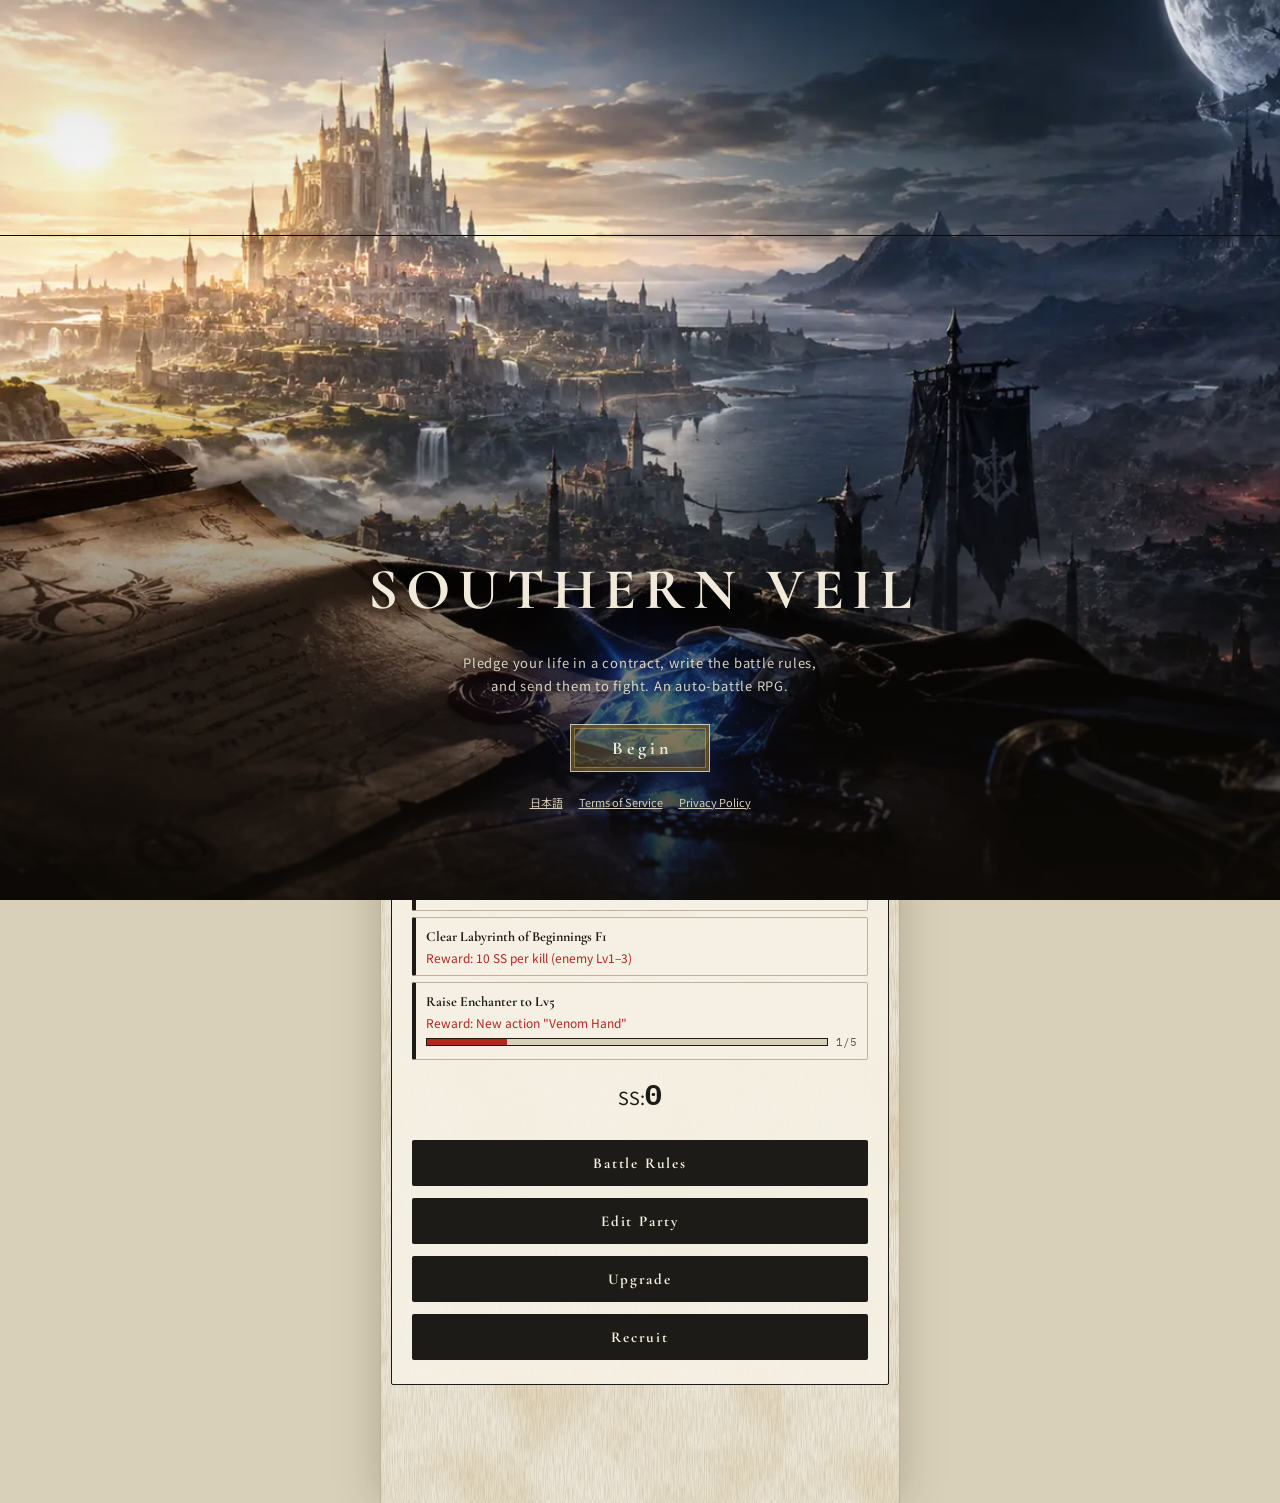
<file: index.html>
<!DOCTYPE html>
<html lang="ja">
<head>
    <meta charset="UTF-8">
    <meta name="viewport" content="width=device-width, initial-scale=1.0">
    <title>サザン・ヴェイル</title>
    <meta name="description" content="命を担保に契約し、ルールを組んで戦わせる。自動戦闘の育成RPG。">
    <meta name="theme-color" content="#ece6d8">
    <meta property="og:title" content="サザン・ヴェイル">
    <meta property="og:description" content="命を担保に契約し、ルールを組んで戦わせる。自動戦闘の育成RPG。">
    <meta property="og:type" content="website">
    <meta name="twitter:card" content="summary_large_image">
    <meta property="og:image" content="https://southernveil.github.io/img/ogp.jpg">
    <meta property="og:url" content="https://southernveil.github.io/">
    <link rel="icon" href="favicon.svg" type="image/svg+xml">
    <link rel="preconnect" href="https://fonts.googleapis.com">
    <link href="https://fonts.googleapis.com/css2?family=Zen+Old+Mincho:wght@500;700;900&family=Cormorant+Garamond:wght@600;700&family=IBM+Plex+Mono:wght@400;500&family=Noto+Sans+JP:wght@400;500;700&display=swap" rel="stylesheet">
    <link rel="stylesheet" href="css/main.css?v=P9.26.1">
    <link rel="stylesheet" href="css/theme.css?v=P9.26.1">
    <link rel="stylesheet" href="css/fx.css?v=P9.26.1">
</head>
<body>
<!-- 起動時のタイトル（接続が終わると消える。操作の邪魔はしない） -->
<div id="boot-splash" class="boot-splash" aria-hidden="true">
    <img src="img/bg/top-sm.webp" srcset="img/bg/top-sm.webp 800w, img/bg/top.webp 1600w" sizes="100vw" alt="" decoding="async" fetchpriority="high">
    <div class="boot-title"><b>サザン・ヴェイル</b><span class="boot-sub" data-no-i18n>SOUTHERN VEIL</span><small class="boot-status">読み込み中…</small></div>
</div>
<!-- 共通ヘッダー -->
<header class="app-header panel">
    <div class="app-header-row">
        <div class="app-brand" onclick="showScreen('home')" style="cursor:pointer;">サザン・ヴェイル</div>
        <div class="resource-badge" id="resource-badge" title="SS（統合リソース）">
            <span class="resource-label">SS</span>
            <span class="resource-value" id="resource-value">0</span>
        </div>
        <button type="button" class="cloud-chip" id="cloud-chip" onclick="cloudOpenPanel()">☁ 接続中</button>
        <button type="button" class="icon-btn chat-btn" id="chat-btn" onclick="chatOpen()" aria-label="お知らせ・チャット" title="お知らせ・チャット">
            <svg width="22" height="22" viewBox="0 0 24 24" fill="none" stroke="currentColor" stroke-width="1.8" stroke-linecap="round" stroke-linejoin="round" aria-hidden="true"><path d="M4 5h16v11H9l-5 4z"/><path d="M8 9.5h8M8 12.5h5"/></svg>
            <span class="chat-dot" aria-hidden="true"></span>
        </button>
        <button type="button" class="icon-btn" id="settings-btn" onclick="openSettings()" aria-label="設定" title="設定">
            <svg width="22" height="22" viewBox="0 0 24 24" fill="none" stroke="currentColor" stroke-width="1.8" stroke-linecap="round" stroke-linejoin="round" aria-hidden="true"><circle cx="12" cy="12" r="3.2"/><path d="M12 2.8v2.4M12 18.8v2.4M2.8 12h2.4M18.8 12h2.4M5.5 5.5l1.7 1.7M16.8 16.8l1.7 1.7M5.5 18.5l1.7-1.7M16.8 7.2l1.7-1.7"/></svg>
        </button>
    </div>
    <nav class="app-nav" id="app-nav">
        <button type="button" class="nav-btn active" data-screen="home" onclick="showScreen('home')">拠点</button>
        <button type="button" class="nav-btn" data-screen="expedition" onclick="showScreen('expedition')">遠征</button>
        <button type="button" class="nav-btn" data-screen="arena" onclick="showScreen('arena')">闘技場</button>
        <button type="button" class="nav-btn" data-screen="sortie" onclick="showScreen('sortie')">ルール編集</button>
        <button type="button" class="nav-btn" data-screen="yard" onclick="showScreen('yard')">編成</button>
        <button type="button" class="nav-btn" data-screen="enhance" onclick="showScreen('enhance')">強化</button>
        <button type="button" class="nav-btn" data-screen="recruit" onclick="showScreen('recruit')">募集</button>
    </nav>
    <div class="app-header-tools" id="app-header-tools">
        <span id="dev-ss-panel" style="display:none; align-items:center; gap:6px; flex-wrap:wrap; margin-left:8px; padding:4px 8px; border:1px dashed #b3261e; border-radius:6px;">
            <span style="color:#b3261e; font-size:12px; font-weight:700;">DEV SS</span>
            <input type="number" id="dev-ss-input" value="10000" min="1" step="1" style="width:7em; font-size:12px;">
            <button type="button" class="btn btn-sm btn-blue" onclick="devAddSsFromInput()">追加</button>
            <button type="button" class="btn btn-sm" onclick="devAddSs(100)">+100</button>
            <button type="button" class="btn btn-sm" onclick="devAddSs(1000)">+1k</button>
            <button type="button" class="btn btn-sm" onclick="devAddSs(10000)">+10k</button>
            <button type="button" class="btn btn-sm" onclick="devSetSsFromInput()" title="所持SSを入力値に設定">設定</button>
            <button type="button" class="btn btn-sm" onclick="devResetCooldown()" title="出撃のクールタイムを解除（開発用）">CT解除</button>
            <span id="dev-ss-status" class="meta"></span>
        </span>
    </div>
</header>

<!-- ===== ホーム ===== -->


<section id="screen-home" class="app-screen">
    <div class="scene scene-home"><img src="img/bg/home-sm.webp" srcset="img/bg/home-sm.webp 800w, img/bg/home.webp 1600w" sizes="(max-width: 520px) 100vw, 520px" alt="" loading="lazy" decoding="async"><div class="scene-cap"><b>拠点</b><span>南方防衛ライン</span></div></div>
    <div class="home-panel panel">
        <div class="cloud-banner" id="cloud-banner">
            <span>データを守るために Google と連携しましょう（ゲストのままだとブラウザのデータが消えると失われます）</span>
            <span><button type="button" class="btn btn-sm btn-blue" onclick="cloudOpenPanel()">連携する</button>
            <button type="button" class="btn btn-sm" onclick="cloudDismissBanner()">閉じる</button></span>
        </div>
        <div class="home-top"><div class="home-player" id="home-player"></div><button type="button" class="home-guide-btn" onclick="showScreen('guide')"><span aria-hidden="true">📖</span>遊び方</button></div>
        <div id="home-quest" class="home-quest" style="display:none;"></div>
        <!-- P9.22.1 遠征・闘技場は絵のついたカード型のボタン（押せるものだと分かるように「›」付き） -->
        <div class="home-cards">
            <button type="button" class="home-card home-card-exp" onclick="showScreen('expedition')">
                <img src="img/bg/labyrinth-sm.webp" alt="" loading="lazy" decoding="async">
                <span class="hc-body"><span class="hc-title">遠征</span><span class="hc-sub">ダンジョンへ出撃して SS を持ち帰る</span><span class="home-ct" id="home-exp-ct"></span></span>
                <span class="hc-go" aria-hidden="true">出撃 ›</span>
            </button>
            <button type="button" class="home-card home-card-arena" onclick="showScreen('arena')">
                <img src="img/bg/arena-sm.webp" alt="" loading="lazy" decoding="async">
                <span class="hc-body"><span class="hc-title">闘技場</span><span class="hc-sub">パーティAで自動参加</span></span>
                <span class="hc-go" aria-hidden="true">見る ›</span>
            </button>
        </div>
        <div class="mat">
            <div class="mat-label" id="home-party-label">出撃編成</div>
            <div class="party-pick party-pick-home" data-party-pick="tabs"></div>
            <div class="mat-row" id="home-party-row"></div>
            <div class="mat-hint">台座の数字は残りの寿命。タップでキャラ詳細（立ち絵の変更もここから）</div>
        </div>
        <div id="home-goals" class="goals"></div>
        <div class="home-resource">
            SS：<strong id="home-resource-value">0</strong>
        </div>
        <div class="home-actions">
            <button type="button" class="home-btn" onclick="showScreen('sortie')">バトルルール編集</button>
            <button type="button" class="home-btn" onclick="showScreen('yard')">パーティ編集</button>
            <button type="button" class="home-btn" onclick="showScreen('enhance')">強化</button>
            <button type="button" class="home-btn" onclick="showScreen('recruit')">募集</button>
        </div>

    </div>
</section>

<!-- ===== 出撃（バトルルール編集専用） ===== -->
<section id="screen-sortie" class="app-screen" style="display:none;">
    <div class="panel party-set-bar">
        <span class="meta">対象パーティ</span>
        <div class="party-set-tabs" data-party-tabs></div>
    </div>
    <div class="panel">
        <h2>バトルルール編集　キャラクター選択</h2>
        <div id="rule-who" class="rule-who"></div>
    </div>
    <div class="panel">
        <h2 id="editor-title">ルールエディタ</h2>
        <div class="hint">自分の番が来るたびに、上の行から順に見て、最初に当てはまった行を実行します。チェックを外した行は飛ばします。</div>
        <div id="rule-editor"></div>
    </div>
</section>

<!-- ===== 強化 ===== -->
<section id="screen-enhance" class="app-screen" style="display:none;">
    <div class="panel enhance-panel">
        <div class="enhance-resource">
            所持 SS：<strong id="enhance-resource-value">0</strong>
        </div>
        <div class="enhance-list">
            <button type="button" class="enhance-item enhance-item-main" onclick="showScreen('train')">
                <span class="enhance-title">キャラ育成（レベルアップ）</span>
                <span class="enhance-desc">SS を使って、一覧からそのままレベルを上げる</span>
            </button>
            <button type="button" class="enhance-item locked" disabled>
                <span class="enhance-title">クラスチェンジ</span>
                <span class="enhance-desc">準備中（レベル上限の引き上げと一緒に解放する予定）</span>
            </button>
            <button type="button" class="enhance-item" onclick="showScreen('rule-unlock')">
                <span class="enhance-title">ルール解放</span>
                <span class="enhance-desc">条件・対象の確認とSS解放</span>
            </button>
            <button type="button" class="enhance-item" onclick="showScreen('accessory-inv')">
                <span class="enhance-title">アクセサリー</span>
                <span class="enhance-desc">解放・強化・所持確認（装備はキャラ詳細）</span>
            </button>
            <button type="button" class="enhance-item" onclick="showScreen('ad-shop')">
                <span class="enhance-title">祈りの欠片</span>
                <span class="enhance-desc">冒険者名の変更や、ヤード枠などの便利機能に使うポイント</span>
            </button>
            <button type="button" class="enhance-item" onclick="showScreen('sortie')">
                <span class="enhance-title">バトルルール編集</span>
                <span class="enhance-desc">キャラごとの行動ルールを編集</span>
            </button>
        </div>
        <p class="hint">キャラの成長、ルールの解放、アクセサリーの購入と強化に SS を使います。</p>
    </div>
</section>

<!-- ===== ヤード（パーティ組み換え専用） ===== -->
<section id="screen-yard" class="app-screen" style="display:none;">
    <div class="panel party-set-bar">
        <span class="meta">パーティ</span>
        <div class="party-set-tabs" data-party-tabs></div>
        <button class="btn btn-sm" onclick="promptRenamePartySet()">名前変更</button>
    </div>
    <div class="panel">
        <h2>パーティ編集　編成中（出撃 1〜4） <span class="meta" id="party-count"></span></h2>
        <div class="hint">先頭から順に出撃します。↑↓で並べ替え。</div>
        <div class="hint ar-party-note"><b>パーティA</b>の編成とバトルルールは、闘技場（PVP）にも使われます（締切の時点の設定で自動参加）。</div>
        <div id="yard-party"></div>
    </div>
    <div class="panel yard-list-panel">
        <h2>ヤード <span class="meta" id="yard-count"></span></h2>
        <div class="party-bar">
            <select id="add-yard-class" class="cls-add"></select>
            <button class="btn btn-sm btn-blue" onclick="addToYard()">追加</button>
        </div>
        <div class="yard-filters">
            <select id="yard-filter" onchange="renderYardScreen()">
                <option value="all">すべて</option>
                <option value="warrior">戦士系</option>
                <option value="mage">魔法系</option>
                <option value="cleric">回復系</option>
                <option value="enchanter">支援系</option>
            </select>
            <select id="yard-sort" onchange="renderYardScreen()">
                <option value="name">名前順</option>
                <option value="level">Lv順</option>
                <option value="class">クラス順</option>
            </select>
        </div>
        <div id="yard-list"></div>
    </div>
    <div class="panel">
        <details>
            <summary>引退したキャラ <span class="meta" id="retired-count"></span></summary>
            <div class="hint" style="margin:6px 0;">引退したキャラは、SSを抜き出すとヤードから完全に消えます（枠が空きます）。</div>
            <div id="retired-list"></div>
        </details>
    </div>
</section>


<!-- ===== 募集 ===== -->
<section id="screen-recruit" class="app-screen" style="display:none;">
    <div class="scene scene-recruit"><img src="img/bg/recruit-sm.webp" srcset="img/bg/recruit-sm.webp 800w, img/bg/recruit.webp 1600w" sizes="(max-width: 520px) 100vw, 520px" alt="" loading="lazy" decoding="async"><div class="scene-cap"><b>募集</b><span>冒険者ギルドの掲示板</span></div></div>
    <div class="recruit-wrap">
        <div class="panel recruit-ctrl">
            <div class="recruit-ctrl-row">
                <div class="recruit-kind">
                    <div class="recruit-kind-title">無料募集</div>
                    <div class="meta" id="recruit-rate-free"></div>
                    <button type="button" class="btn" id="recruit-btn-free" onclick="recruitDraw('free')">無料で募集</button>
                </div>
                <div class="recruit-kind">
                    <div class="recruit-kind-title">有料募集 <span class="meta" id="recruit-cost-label"></span></div>
                    <div class="meta" id="recruit-rate-paid"></div>
                    <button type="button" class="btn recruit-paid-btn" id="recruit-btn-paid" onclick="recruitDraw('paid')">SSで募集</button>
                </div>
            </div>
            <p class="hint">候補は 5 人表示されます。気に入った 1 人を選んで加入させます（加入しなかった候補は破棄されます）。<br>
            ボーナス対象は HP / ATK / DEF / INT / MND / AGI / DEX から均等ランダム。UR は「初期値ボーナス」と「成長率 +0.1」の 2 つを別々に抽選します。</p>
        </div>
        <div class="panel" id="recruit-panel-free">
            <h2>無料募集の候補</h2>
            <div id="recruit-cands-free" class="recruit-cands"></div>
        </div>
        <div class="panel" id="recruit-panel-paid">
            <h2>有料募集の候補</h2>
            <div id="recruit-cands-paid" class="recruit-cands"></div>
        </div>
    </div>
</section>

<!-- ===== 遠征（Phase1 確認用：戦闘→事後回復→撤退判定のループ） ===== -->
<section id="screen-expedition" class="app-screen" style="display:none;">
    <div class="scene" id="exp-scene"><img id="exp-scene-img" alt="" loading="lazy" decoding="async" sizes="(max-width: 520px) 100vw, 520px"><i class="scene-aura" aria-hidden="true"></i><div class="scene-cap"><b id="exp-scene-title"></b><em class="scene-badge" id="exp-scene-badge">チャレンジ</em><span id="exp-scene-sub"></span></div></div>
    <div class="exp-wrap exp-two-col">
        <div class="panel exp-settings">
            <h2>遠征</h2>
            <div class="party-pick" data-party-pick="full"></div>
            <div class="exp-grid">
                <label>ダンジョン<select id="exp-dungeon" onchange="onExpDungeonChange()"></select></label>
                <label>ステージ<select id="exp-stage" onchange="renderExpInfo()"></select></label>
                <label>モード<select id="exp-mode" onchange="renderExpInfo()"></select></label>
                <label>撤退プロトコル<select id="exp-proto" onchange="onExpProtoChange()"></select></label>
                <label>N の値<input type="number" id="exp-proto-val" value="1" onchange="renderExpInfo()" oninput="expProtoHelp()"><span id="exp-proto-unit" class="meta"></span></label>
            </div>
            <div id="exp-proto-help" class="exp-proto-help"></div>
            <div id="exp-info" class="hint"></div>
            <div class="exp-actions">
                <button type="button" class="btn" id="exp-run" onclick="onExpRun()">出撃</button>
                <button type="button" class="btn" id="exp-run10" onclick="onExpRun10()">10連出撃</button>
                <button type="button" class="btn btn-danger" id="exp-cancel" style="display:none;" onclick="cancelBatch()">中断</button>
                <label class="meta exp-dry-label"><input type="checkbox" id="exp-dry" checked onchange="expUpdateRunButtons()"> テスト実行（SS・寿命・待ち時間なし）</label>
                <button type="button" class="btn btn-blue" onclick="copyExpText()">全文ログをコピー</button>
            </div>
            <details class="dc-box">
                <summary>Discord 通知設定</summary>
                <div class="dc-grid">
                    <label>Webhook URL
                        <span class="dc-url-row"><input type="password" id="dc-url" autocomplete="off" spellcheck="false" placeholder="https://discord.com/api/webhooks/…" onchange="onDiscordSettingsChange()">
                        <button type="button" class="btn btn-sm" onclick="toggleDiscordUrlVisible()">表示</button></span>
                    </label>
                    <label class="chk"><input type="checkbox" id="dc-batch" onchange="onDiscordSettingsChange()"> 10連出撃の完了時に通知（全滅があれば赤・なければ青）</label>
                    <label class="chk"><input type="checkbox" id="dc-wipe" onchange="onDiscordSettingsChange()"> 全滅時に通知（赤）</label>
                    <div><button type="button" class="btn btn-sm btn-blue" onclick="onDiscordTest()">テスト送信</button> <span id="dc-status" class="meta"></span></div>
                    <div class="hint">URL はこのブラウザにのみ保存され、セーブ/エクスポートには含まれません。通知にはサマリーとログファイル(.txt)が添付されます。10連中の全滅通知は最大3件まで。</div>
                </div>
            </details>
            <div id="exp-ct" class="hint exp-ct"></div>
            <div class="hint">出撃メンバーは「パーティ編集」で選んだパーティ。HP・スキル使用回数は連戦中ずっと持ち越し、戦闘後にヒール系を自動使用します。</div>
        </div>
        <div class="panel exp-log-panel">
            <h2>遠征の記録</h2>
            <div id="exp-summary" class="exp-summary"></div>
            <div id="exp-batch"></div>
            <div class="exp-speedbar">
                <span class="meta">表示</span><span id="exp-view" class="exp-speed"></span>
                <span class="meta">速さ</span><span id="exp-speed" class="exp-speed"></span>
                <button type="button" class="btn btn-sm" id="exp-skip" style="display:none;" onclick="flushLog()">結果まで飛ばす</button>
                <span id="exp-log-progress" class="meta"></span>
            </div>
            <div id="exp-log" class="log-box exp-log">出撃するとここに遠征ログが出ます</div>
            <textarea id="exp-copy" readonly style="position:absolute;left:-9999px;"></textarea>
        </div>
    </div>
</section>


<!-- ===== キャラ育成（P9.13.1） ===== -->
<section id="screen-train" class="app-screen" style="display:none;">
    <div class="panel unlock-panel">
        <h2>キャラ育成</h2>
        <p class="hint">SS を使ってレベルを上げます。出撃中のキャラが上に並びます。所持 SS：<strong id="train-ss">0</strong></p>
        <div id="train-list" class="train-list"></div>
        <button type="button" class="btn btn-sm" style="margin-top:12px;" onclick="showScreen('enhance')">強化へ戻る</button>
    </div>
</section>

<!-- ===== アクセサリー解放・強化（P9.4.4） ===== -->
<section id="screen-accessory-inv" class="app-screen" style="display:none;">
    <div class="panel unlock-panel">
        <h2>アクセサリー</h2>
        <p class="hint">同じアクセサリーを複数持っているときは <b>#1・#2</b> の番号で区別します。強化は1つずつ、装備は「装備する」でキャラを選びます（キャラ詳細の「装備」タブからも付けられます）。所持 SS：<strong id="accessory-inv-ss">0</strong></p>
        <div id="accessory-inv-list"></div>
        <button type="button" class="btn btn-sm" style="margin-top:12px;" onclick="showScreen('enhance')">強化へ戻る</button>
    </div>
</section>

<!-- ===== 遊び方（P9.22.0） ===== -->
<section id="screen-guide" class="app-screen" style="display:none;">
    <div class="panel guide-panel">
        <h2>遊び方</h2>
        <div id="guide-body"></div>
    </div>
</section>

<!-- ===== 闘技場（常設PVP・P9.17.0） ===== -->
<section id="screen-arena" class="app-screen" style="display:none;">
    <div class="scene scene-arena"><img src="img/bg/arena-sm.webp" srcset="img/bg/arena-sm.webp 800w, img/bg/arena.webp 1600w" sizes="(max-width: 520px) 100vw, 520px" alt="" loading="lazy" decoding="async"><div class="scene-cap"><b>闘技場</b><span>冒険者たちの決闘場</span></div></div>
    <div class="panel arena-panel">
        <h2>闘技場</h2>
        <div id="arena-body"></div>
    </div>
</section>

<!-- ===== お知らせ・定型チャット（P9.16.0） ===== -->
<section id="screen-chat" class="app-screen" style="display:none;">
    <div class="panel chat-panel">
        <div class="chat-tabs" id="chat-tabs"></div>
        <div id="chat-notice-pane" class="chat-notices"></div>
        <div id="chat-chat-pane" style="display:none;">
            <div id="chat-list" class="chat-list"></div>
            <div id="chat-composer" class="chat-composer"></div>
            <p class="hint">発言は定型文だけです。名前を押すと、その人の発言をこの端末で非表示にできます。発言は7日で消えます。</p>
        </div>
    </div>
</section>

<!-- ===== 祈りの欠片（広告ポイント） ===== -->
<section id="screen-ad-shop" class="app-screen" style="display:none;">
    <div class="panel unlock-panel">
        <h2>祈りの欠片</h2>
        <p class="hint">広告を見ると受け取れるポイントです。キャラの強さや SS には関係せず、便利機能と装飾にだけ使います。</p>
        <div id="ad-shop-body"></div>
        <button type="button" class="btn btn-sm" style="margin-top:12px;" onclick="showScreen('enhance')">強化へ戻る</button>
    </div>
</section>

<!-- ===== ルール解放（P9.4.4） ===== -->
<section id="screen-rule-unlock" class="app-screen" style="display:none;">
    <div class="panel unlock-panel">
        <h2>ルール解放</h2>
        <p class="hint">条件・対象の解放はアカウント全体で永続利用。所持 SS：<strong id="rule-unlock-ss">0</strong></p>
        <div id="rule-unlock-list"></div>
        <button type="button" class="btn btn-sm" style="margin-top:12px;" onclick="showScreen('enhance')">強化へ戻る</button>
    </div>
</section>

<!-- ===== 設定 ===== -->
<div id="settings-overlay" class="cloud-overlay" onclick="if (event.target === this) closeSettings()">
    <div class="panel cloud-dialog settings-dialog" role="dialog" aria-modal="true" aria-labelledby="settings-title">
        <h2 id="settings-title">設定</h2>
        <h3>言語<span class="lang-sub" data-no-i18n> / Language</span></h3>
        <div class="settings-lang" data-no-i18n>
            <button type="button" class="btn btn-sm" id="lang-ja" onclick="i18nSetLang('ja')">日本語</button>
            <button type="button" class="btn btn-sm" id="lang-en" onclick="i18nSetLang('en')">English</button>
        </div>
        <h3>演出</h3>
        <div id="settings-fx"></div>
        <h3>データ</h3>
        <div class="meta" id="storage-status">—</div>
        <div class="settings-btns">
            <button type="button" class="btn btn-sm btn-blue" onclick="exportSaveJSON()">データを書き出す（JSON）</button>
            <span class="settings-local">
                <button type="button" class="btn btn-sm btn-blue" onclick="saveToStorage(); alert('保存しました');">保存</button>
                <label class="btn btn-sm btn-blue" style="margin:0;cursor:pointer;">JSON読込
                    <input type="file" accept="application/json,.json" style="display:none" onchange="importSaveJSON(this.files[0]); this.value='';">
                </label>
                <button type="button" class="btn btn-sm btn-danger" onclick="clearStorage()">初期化</button>
            </span>
        </div>
        <p class="hint settings-server-note">データはサーバーに保存されています。書き出したJSONは確認用です。</p>
        <h3>アカウント</h3>
        <button type="button" class="btn btn-sm btn-blue" onclick="closeSettings(); cloudOpenPanel();">クラウド連携・ログイン</button>
        <h3>ご意見・不具合の報告</h3>
        <div class="fb-link"><button type="button" class="btn btn-sm btn-blue" onclick="feedbackOpen()">フォームを開く</button><p>遊んでみた感想や、おかしな動きを見つけたときは、こちらから送ってください。</p></div>
        <h3>このアプリについて</h3>
        <div class="meta">サザン・ヴェイル　<span id="settings-version"></span></div>
        <div class="settings-links"><a href="terms.html" target="_blank" rel="noopener">利用規約</a>　<a href="privacy.html" target="_blank" rel="noopener">プライバシーポリシー</a></div>
        <div class="settings-close"><button type="button" class="btn" onclick="closeSettings()">閉じる</button></div>
    </div>
</div>

<script src="js/i18n-en.js?v=P9.26.1"></script>
<script src="js/i18n.js?v=P9.26.1"></script>
<script src="js/common.js?v=P9.26.1"></script>
<script src="js/standee.js?v=P9.26.1"></script>
<script src="js/fx.js?v=P9.26.1"></script>
<script src="js/data.js?v=P9.26.1"></script>
<script src="js/model.js?v=P9.26.1"></script>
<script src="js/storage.js?v=P9.26.1"></script>
<script src="js/vendor-supabase-2.45.4.js?v=P9.26.1"></script>
<script src="js/cloud-config.js?v=P9.26.1"></script>
<script src="js/title.js?v=P9.26.1"></script>
<script src="js/story.js?v=P9.26.1"></script>
<script src="js/guide.js?v=P9.26.1"></script>
<script src="js/cloud.js?v=P9.26.1"></script>
<script src="js/recruit.js?v=P9.26.1"></script>
<script src="js/engine.js?v=P9.26.1"></script>
<script src="js/expedition.js?v=P9.26.1"></script>
<script src="js/batch.js?v=P9.26.1"></script>
<script src="js/ads.js?v=P9.26.1"></script>
<script src="js/ui.js?v=P9.26.1"></script>
<script src="js/batch-ui.js?v=P9.26.1"></script>
<script src="js/server.js?v=P9.26.1"></script>
<script src="js/chat.js?v=P9.26.1"></script>
<script src="js/arena.js?v=P9.26.1"></script>
<script src="js/battleview.js?v=P9.26.1"></script>
<script src="js/duo.js?v=P9.26.1"></script>
<script src="js/cloud-ui.js?v=P9.26.1"></script>
</body>
</html>
</file>
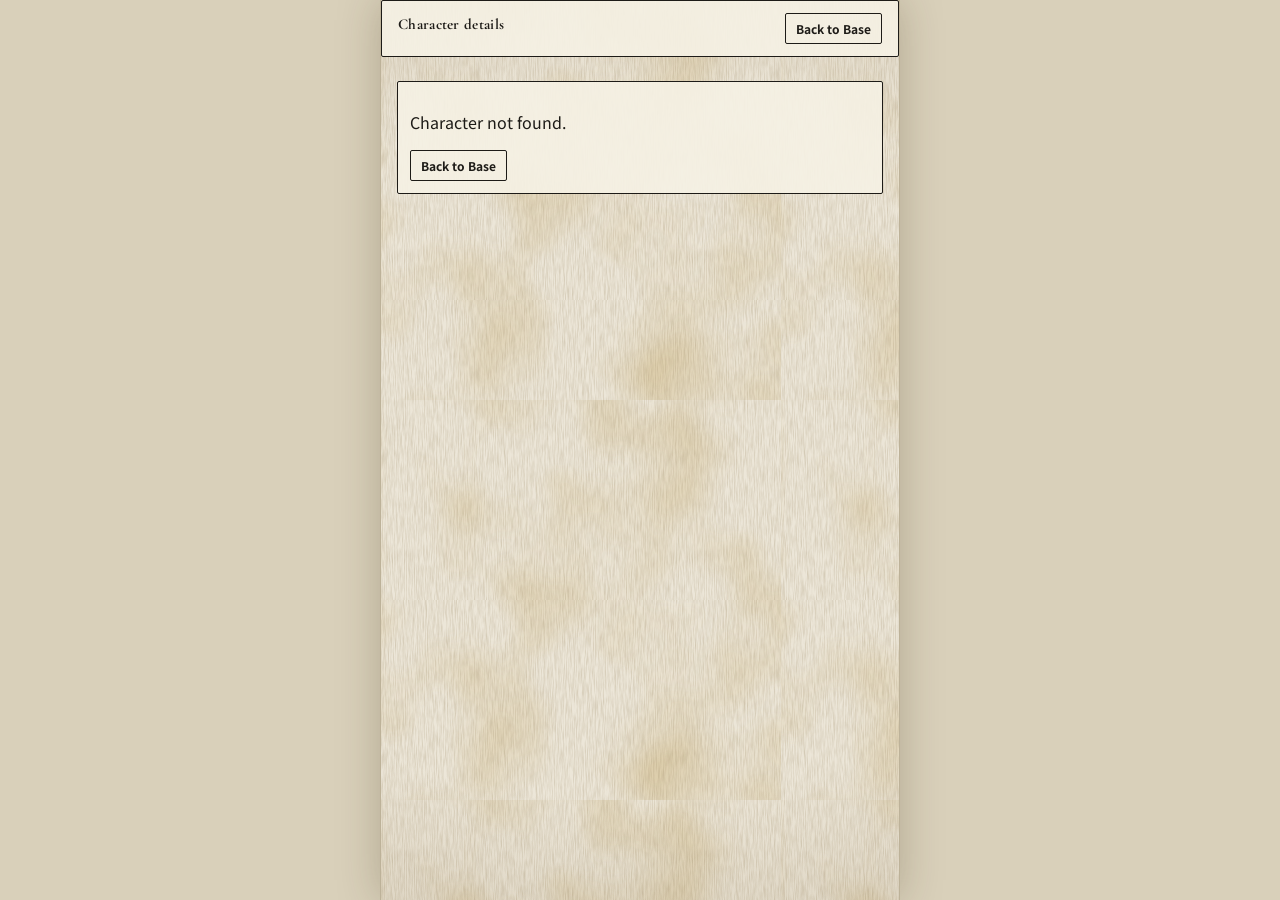
<file: character.html>
<!DOCTYPE html>
<html lang="ja">
<head>
    <meta charset="UTF-8">
    <meta name="viewport" content="width=device-width, initial-scale=1.0">
    <title>キャラクター詳細 — サザン・ヴェイル</title>
    <meta name="description" content="命を担保に契約し、ルールを組んで戦わせる。自動戦闘の育成RPG。">
    <meta name="theme-color" content="#ece6d8">
    <meta property="og:title" content="サザン・ヴェイル">
    <meta property="og:description" content="命を担保に契約し、ルールを組んで戦わせる。自動戦闘の育成RPG。">
    <meta property="og:type" content="website">
    <link rel="icon" href="favicon.svg" type="image/svg+xml">
    <link rel="preconnect" href="https://fonts.googleapis.com">
    <link href="https://fonts.googleapis.com/css2?family=Zen+Old+Mincho:wght@500;700;900&family=Cormorant+Garamond:wght@600;700&family=IBM+Plex+Mono:wght@400;500&family=Noto+Sans+JP:wght@400;500;700&display=swap" rel="stylesheet">
    <link rel="stylesheet" href="css/main.css?v=P9.26.1">
    <link rel="stylesheet" href="css/theme.css?v=P9.26.1">
    <link rel="stylesheet" href="css/fx.css?v=P9.26.1">
</head>
<body>
<div class="panel detail-top">
    <div style="display:flex;justify-content:space-between;align-items:center;gap:8px;flex-wrap:wrap;">
        <h2 id="detail-title">キャラクター詳細</h2>
        <div style="display:flex;gap:8px;flex-wrap:wrap;">
            <a class="btn btn-blue" href="index.html">拠点へ戻る</a>
        </div>
    </div>
</div>

<div id="detail-missing" class="panel" style="display:none;margin:16px;">
    <p>キャラクターが見つかりません。</p>
    <a class="btn btn-blue" href="index.html">拠点へ戻る</a>
</div>

<div id="detail-root" class="detail-layout" style="display:none;">
    <div class="panel detail-header">
        <div class="detail-stand">
            <div id="dh-stand"></div>
            <div class="detail-stand-tools">
                <button type="button" class="btn btn-sm btn-blue" id="dh-portrait-btn">立ち絵を変更</button>
                <button type="button" class="btn btn-sm btn-blue" id="dh-rename-btn">名前変更</button>
                <button type="button" class="btn btn-sm btn-danger" id="dh-retire-btn">引退させる</button>
            </div>
        </div>
        <div class="detail-name" id="dh-name">—</div>
        <div id="dh-ssinfo" class="hint" style="margin-top:6px;"></div>
        <div class="detail-sub">
            <span id="dh-lv"></span> <span id="dh-levelup">Lv—</span>
            <span id="dh-class">—</span>
            <span id="dh-path" style="display:none;"></span>
            <span id="dh-rarity"></span>
            <span id="dh-bonus" class="meta"></span>
            <span id="dh-side" class="meta"></span>
        </div>
    </div>

    <div class="panel">
        <div class="tab-container detail-tabs">
            <div class="tab-btn active" data-tab="status" onclick="switchDetailTab('status')">ステータス</div>
            <div class="tab-btn" data-tab="class" onclick="switchDetailTab('class')">クラス</div>
            <div class="tab-btn" data-tab="actions" onclick="switchDetailTab('actions')">アクション</div>
            <div class="tab-btn" data-tab="equip" onclick="switchDetailTab('equip')">装備</div>
        </div>

        <!-- ステータス -->
        <div id="tab-status" class="detail-tab-panel">
            <h3>パラメータ</h3>
            <table class="stat-table" id="stat-table">
                <thead>
                    <tr><th>パラメータ</th><th>現在値</th><th>成長率</th></tr>
                </thead>
                <tbody></tbody>
            </table>
        </div>

        <!-- クラス -->
        <div id="tab-class" class="detail-tab-panel" style="display:none;">
            <h3>現在クラス</h3>
            <p id="class-current" class="detail-block">—</p>

            <h3>クラス履歴</h3>
            <div id="class-history" class="class-history"></div>

            <h3>成長率</h3>
            <table class="stat-table" id="growth-table">
                <thead>
                    <tr><th>パラメータ</th><th>成長率</th></tr>
                </thead>
                <tbody></tbody>
            </table>

            <h3>クラスチェンジ</h3>
            <div id="cc-gate" class="hint"></div>
            <div id="cc-mock" class="cc-mock"></div>
        </div>

        <!-- アクション -->
        <div id="tab-actions" class="detail-tab-panel" style="display:none;">
            <h3>使用可能アクション</h3>
            <ul id="action-list" class="action-list"></ul>
        </div>

        <!-- 装備 -->
        <div id="tab-equip" class="detail-tab-panel" style="display:none;">
            <h3>装備</h3>
            <div class="equip-slot" id="equip-accessory-slot">
                <div class="equip-label">アクセサリー</div>
                <div class="equip-value" id="equip-accessory-name">[未装備]</div>
            </div>
            <div id="equip-accessory-effects" class="hint" style="margin:8px 0;"></div>
            <div id="equip-accessory-actions" style="display:flex;flex-wrap:wrap;gap:8px;margin-bottom:12px;"></div>
            <div id="equip-accessory-picker" style="display:none;border:1px solid #bdb299;border-radius:8px;padding:12px;background:#f1ebdb;">
                <h3 style="margin-top:0;">アクセサリー選択</h3>
                <div id="equip-accessory-list"></div>
                <button type="button" class="btn btn-sm" style="margin-top:8px;" onclick="closeAccessoryPicker()">キャンセル</button>
            </div>
            <p class="hint">効果数値は TEST ONLY（正式バランス未決定）。成長・合成・入手は未実装。</p>
        </div>
    </div>
</div>

<script src="js/i18n-en.js?v=P9.26.1"></script>
<script src="js/i18n.js?v=P9.26.1"></script>
<script src="js/common.js?v=P9.26.1"></script>
<script src="js/standee.js?v=P9.26.1"></script>
<script src="js/fx.js?v=P9.26.1"></script>
<script src="js/data.js?v=P9.26.1"></script>
<script src="js/model.js?v=P9.26.1"></script>
<script src="js/storage.js?v=P9.26.1"></script>
<script src="js/recruit.js?v=P9.26.1"></script>
<script src="js/vendor-supabase-2.45.4.js?v=P9.26.1"></script>
<script src="js/cloud-config.js?v=P9.26.1"></script>
<script src="js/char-detail.js?v=P9.26.1"></script>
<script src="js/server.js?v=P9.26.1"></script>
</body>
</html>
</file>
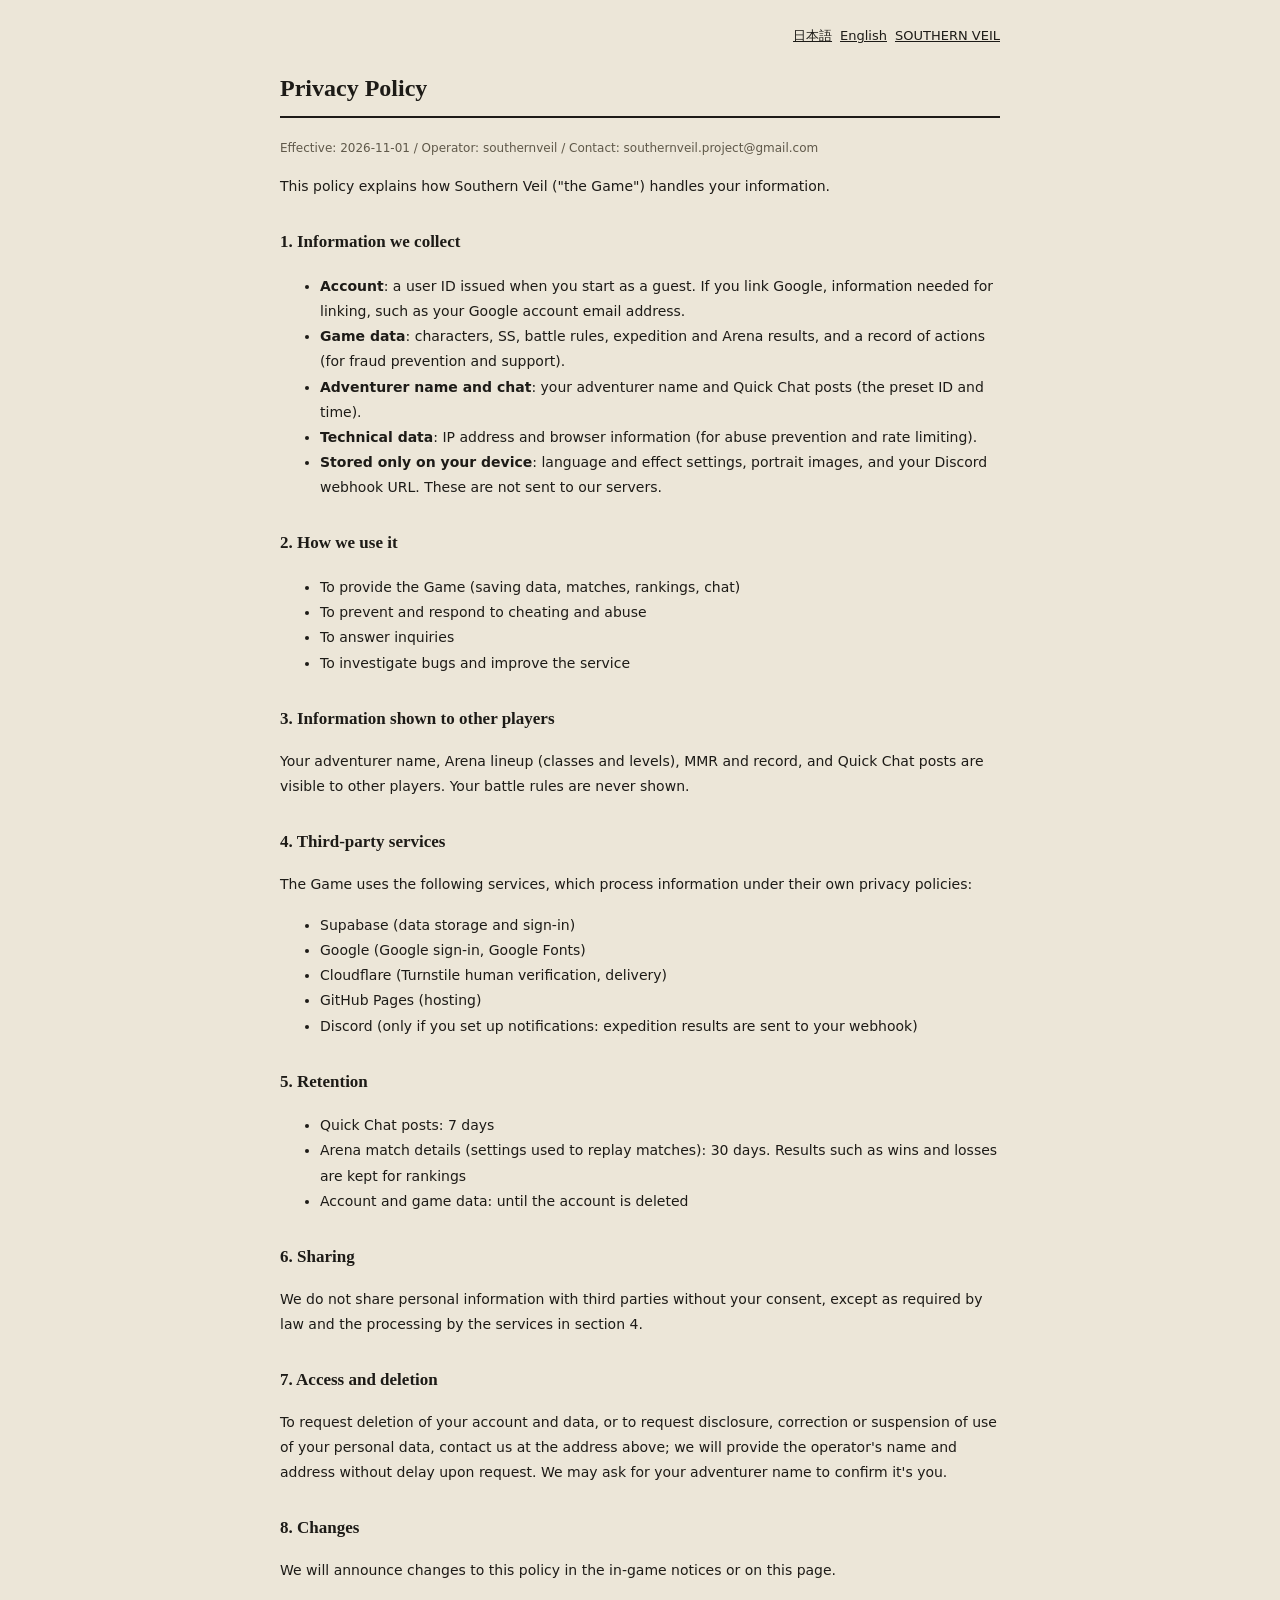
<file: privacy.html>
<!DOCTYPE html>
<html lang="ja">
<head>
<meta charset="UTF-8">
<meta name="viewport" content="width=device-width, initial-scale=1.0">
<title>プライバシーポリシー / Privacy Policy — サザン・ヴェイル</title>
<style>
:root{--paper:#ece6d8;--panel:#f6f1e4;--ink:#1d1b17;--muted:#5f5849;--stamp:#b3261e;}
body{margin:0;background:var(--paper);color:var(--ink);font-family:'Noto Sans JP',system-ui,sans-serif;line-height:1.8;}
main{max-width:720px;margin:0 auto;padding:24px 16px 64px;}
h1{font-family:'Zen Old Mincho',serif;font-size:24px;border-bottom:2px solid var(--ink);padding-bottom:6px;}
h2{font-family:'Zen Old Mincho',serif;font-size:17px;margin-top:28px;}
p,li{font-size:14px;} .meta{color:var(--muted);font-size:12px;}
.langs{display:flex;gap:8px;justify-content:flex-end;font-size:13px;} .langs a{color:var(--ink);}
html[data-lang="ja"] [lang="en"],html[data-lang="en"] [lang="ja"]{display:none;}
a{color:var(--stamp);}
</style>
<script>
(function(){var l=null;try{l=localStorage.getItem('gambit_lang_v1');}catch(e){}
if(l!=='ja'&&l!=='en'){l=String((navigator.languages&&navigator.languages[0])||navigator.language||'ja').toLowerCase().indexOf('ja')===0?'ja':'en';}
if(location.hash==='#en'||location.hash==='#ja')l=location.hash.slice(1);
document.documentElement.dataset.lang=l;document.documentElement.lang=l;})();
</script>
</head>
<body><main>
<div class="langs"><a href="#ja" onclick="document.documentElement.dataset.lang='ja'">日本語</a><a href="#en" onclick="document.documentElement.dataset.lang='en'">English</a><a href="index.html"><span lang="ja">サザン・ヴェイル</span><span lang="en">SOUTHERN VEIL</span></a></div>
<section lang="ja">
<h1>プライバシーポリシー</h1>
<p class="meta">制定日：2026-11-01　／　運営者：southernveil　／　お問い合わせ：southernveil.project@gmail.com</p>
<p>「サザン・ヴェイル」（以下「本ゲーム」）は、プレイヤーの情報を次のとおり取り扱います。</p>
<h2>1. 取得する情報</h2>
<ul>
<li><b>アカウント情報</b>：ゲスト登録時に発行される利用者ID。Google 連携をした場合は、Google アカウントのメールアドレスなど、連携に必要な情報。</li>
<li><b>ゲームデータ</b>：キャラクター、所持SS、バトルルール、遠征・闘技場の結果、操作の記録（不正防止と問い合わせ対応のため）。</li>
<li><b>冒険者名とチャット</b>：冒険者名、定型チャットの発言（定型文の番号と発言時刻）。</li>
<li><b>通信に関する情報</b>：IPアドレス、ブラウザの種類などの技術情報（不正アクセス対策と回数制限のため）。</li>
<li><b>端末内にだけ保存する情報</b>：言語・演出の設定、ポートレート画像、Discord の Webhook URL。これらは運営者のサーバーには送信されません。</li>
</ul>
<h2>2. 利用目的</h2>
<ul><li>ゲームの提供（データの保存、対戦、ランキング、チャット）</li><li>不正行為の防止と対応</li><li>お問い合わせへの対応</li><li>不具合の調査とサービスの改善</li></ul>
<h2>3. 公開される情報</h2>
<p>冒険者名、闘技場の編成（クラスとレベル）・MMR・戦績、定型チャットの発言は、ほかのプレイヤーに表示されます。バトルルールは公開されません。</p>
<h2>4. 外部サービス</h2>
<p>本ゲームは次のサービスを利用しており、各社のプライバシーポリシーに従って情報が処理されます。</p>
<ul>
<li>Supabase（データの保存・ログイン）</li>
<li>Google（Google アカウントでのログイン、Google Fonts）</li>
<li>Cloudflare（Turnstile による人間確認、配信）</li>
<li>GitHub Pages（ゲームの配信）</li>
<li>Discord（プレイヤー自身が通知を設定した場合のみ、その Webhook へ遠征の結果を送信）</li>
</ul>
<h2>5. 保存期間</h2>
<ul><li>定型チャットの発言：7日間</li><li>闘技場の対戦の詳細（再計算用の設定）：30日間。勝敗などの結果はランキングのため保存します</li><li>アカウントとゲームデータ：アカウントの削除まで</li></ul>
<h2>6. 第三者への提供</h2>
<p>法令に基づく場合を除き、本人の同意なく個人情報を第三者に提供しません（上記4の外部サービスでの処理を除きます）。</p>
<h2>7. 開示・削除のご依頼</h2>
<p>アカウントとデータの削除、保有個人データの開示・訂正・利用停止などのご依頼は、お問い合わせ先までご連絡ください。運営者の氏名・住所は、ご依頼をいただいた際に遅滞なくお答えします。ご本人確認のため、ゲーム内の冒険者名などをお伺いすることがあります。</p>
<h2>8. 改定</h2>
<p>本ポリシーを改定する場合は、ゲーム内のお知らせまたは本ページでお知らせします。</p>
</section>
<section lang="en">
<h1>Privacy Policy</h1>
<p class="meta">Effective: 2026-11-01 / Operator: southernveil / Contact: southernveil.project@gmail.com</p>
<p>This policy explains how Southern Veil ("the Game") handles your information.</p>
<h2>1. Information we collect</h2>
<ul>
<li><b>Account</b>: a user ID issued when you start as a guest. If you link Google, information needed for linking, such as your Google account email address.</li>
<li><b>Game data</b>: characters, SS, battle rules, expedition and Arena results, and a record of actions (for fraud prevention and support).</li>
<li><b>Adventurer name and chat</b>: your adventurer name and Quick Chat posts (the preset ID and time).</li>
<li><b>Technical data</b>: IP address and browser information (for abuse prevention and rate limiting).</li>
<li><b>Stored only on your device</b>: language and effect settings, portrait images, and your Discord webhook URL. These are not sent to our servers.</li>
</ul>
<h2>2. How we use it</h2>
<ul><li>To provide the Game (saving data, matches, rankings, chat)</li><li>To prevent and respond to cheating and abuse</li><li>To answer inquiries</li><li>To investigate bugs and improve the service</li></ul>
<h2>3. Information shown to other players</h2>
<p>Your adventurer name, Arena lineup (classes and levels), MMR and record, and Quick Chat posts are visible to other players. Your battle rules are never shown.</p>
<h2>4. Third-party services</h2>
<p>The Game uses the following services, which process information under their own privacy policies:</p>
<ul>
<li>Supabase (data storage and sign-in)</li>
<li>Google (Google sign-in, Google Fonts)</li>
<li>Cloudflare (Turnstile human verification, delivery)</li>
<li>GitHub Pages (hosting)</li>
<li>Discord (only if you set up notifications: expedition results are sent to your webhook)</li>
</ul>
<h2>5. Retention</h2>
<ul><li>Quick Chat posts: 7 days</li><li>Arena match details (settings used to replay matches): 30 days. Results such as wins and losses are kept for rankings</li><li>Account and game data: until the account is deleted</li></ul>
<h2>6. Sharing</h2>
<p>We do not share personal information with third parties without your consent, except as required by law and the processing by the services in section 4.</p>
<h2>7. Access and deletion</h2>
<p>To request deletion of your account and data, or to request disclosure, correction or suspension of use of your personal data, contact us at the address above; we will provide the operator's name and address without delay upon request. We may ask for your adventurer name to confirm it's you.</p>
<h2>8. Changes</h2>
<p>We will announce changes to this policy in the in-game notices or on this page.</p>
</section>
</main></body></html>
</file>
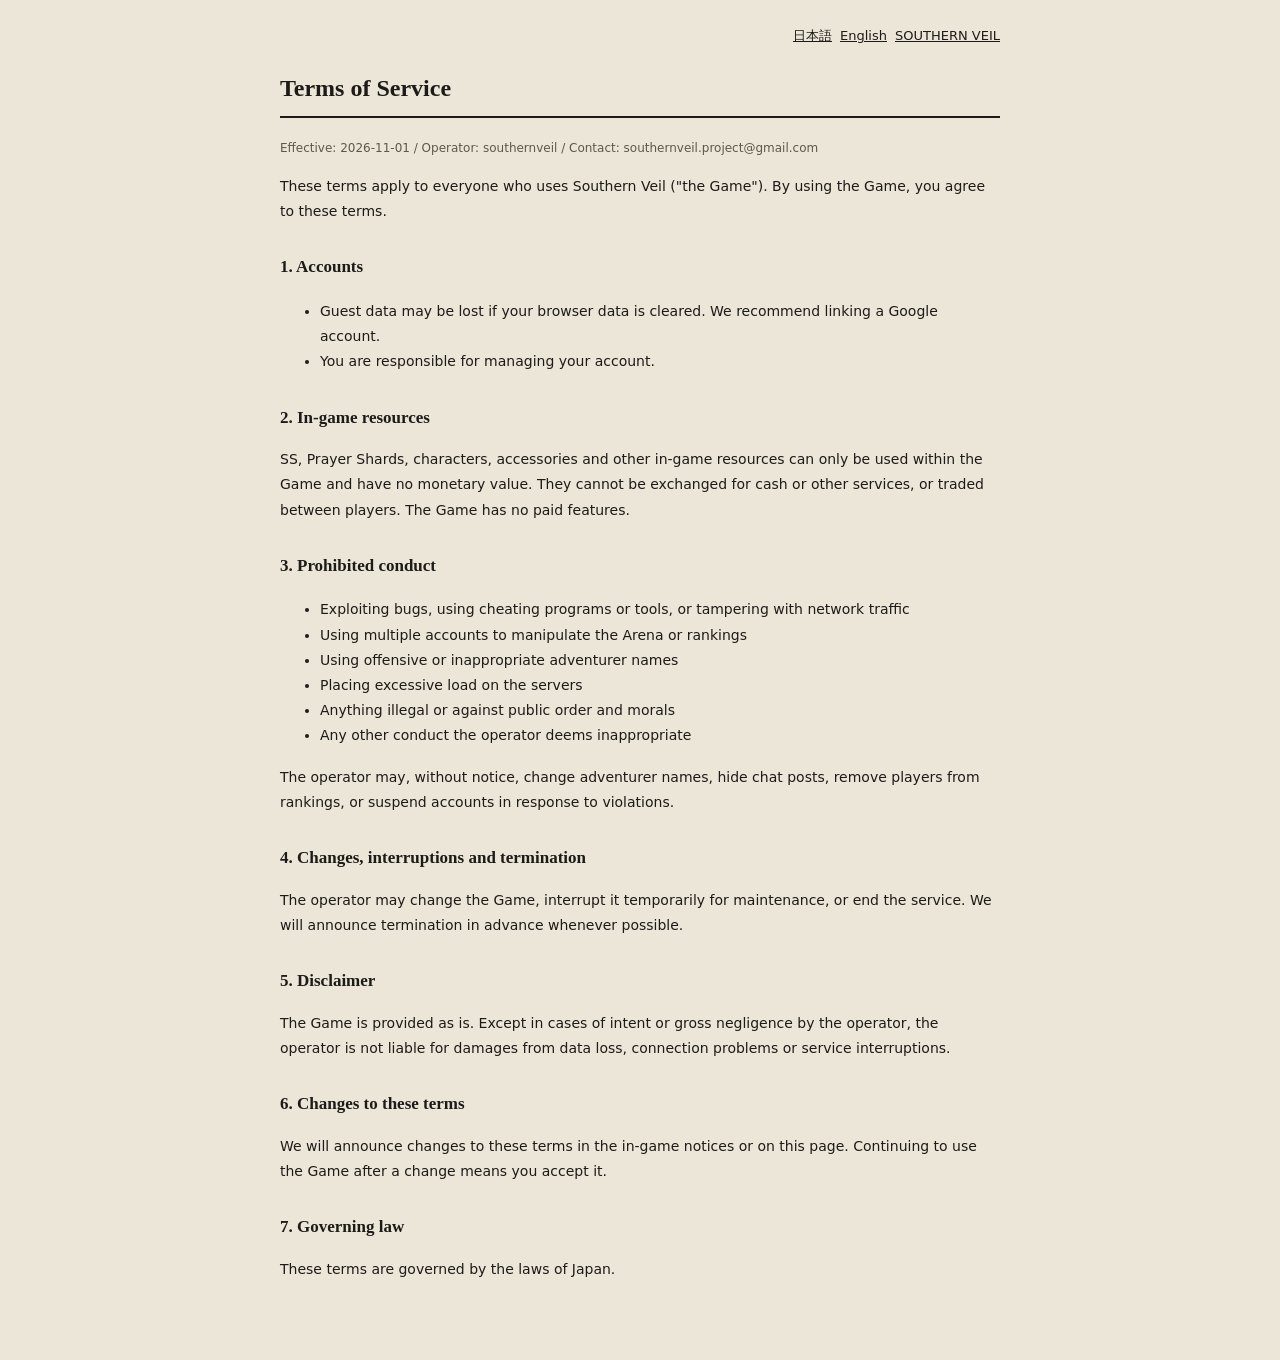
<file: terms.html>
<!DOCTYPE html>
<html lang="ja">
<head>
<meta charset="UTF-8">
<meta name="viewport" content="width=device-width, initial-scale=1.0">
<title>利用規約 / Terms of Service — サザン・ヴェイル</title>
<style>
:root{--paper:#ece6d8;--panel:#f6f1e4;--ink:#1d1b17;--muted:#5f5849;--stamp:#b3261e;}
body{margin:0;background:var(--paper);color:var(--ink);font-family:'Noto Sans JP',system-ui,sans-serif;line-height:1.8;}
main{max-width:720px;margin:0 auto;padding:24px 16px 64px;}
h1{font-family:'Zen Old Mincho',serif;font-size:24px;border-bottom:2px solid var(--ink);padding-bottom:6px;}
h2{font-family:'Zen Old Mincho',serif;font-size:17px;margin-top:28px;}
p,li{font-size:14px;} .meta{color:var(--muted);font-size:12px;}
.langs{display:flex;gap:8px;justify-content:flex-end;font-size:13px;} .langs a{color:var(--ink);}
html[data-lang="ja"] [lang="en"],html[data-lang="en"] [lang="ja"]{display:none;}
a{color:var(--stamp);}
</style>
<script>
(function(){var l=null;try{l=localStorage.getItem('gambit_lang_v1');}catch(e){}
if(l!=='ja'&&l!=='en'){l=String((navigator.languages&&navigator.languages[0])||navigator.language||'ja').toLowerCase().indexOf('ja')===0?'ja':'en';}
if(location.hash==='#en'||location.hash==='#ja')l=location.hash.slice(1);
document.documentElement.dataset.lang=l;document.documentElement.lang=l;})();
</script>
</head>
<body><main>
<div class="langs"><a href="#ja" onclick="document.documentElement.dataset.lang='ja'">日本語</a><a href="#en" onclick="document.documentElement.dataset.lang='en'">English</a><a href="index.html"><span lang="ja">サザン・ヴェイル</span><span lang="en">SOUTHERN VEIL</span></a></div>
<section lang="ja">
<h1>利用規約</h1>
<p class="meta">制定日：2026-11-01　／　運営者：southernveil　／　お問い合わせ：southernveil.project@gmail.com</p>
<p>この規約は、「サザン・ヴェイル」（以下「本ゲーム」）を利用するすべての方に適用されます。本ゲームを利用した時点で、この規約に同意したものとみなします。</p>
<h2>1. アカウント</h2>
<ul><li>ゲストで始めたデータは、ブラウザのデータを消すと失われることがあります。Google 連携をおすすめします。</li><li>アカウントの管理はプレイヤー自身の責任で行ってください。</li></ul>
<h2>2. ゲーム内の資源</h2>
<p>SS、祈りの欠片、キャラクター、アクセサリーなどのゲーム内の資源は、本ゲームの中でのみ使えるもので、金銭的な価値はありません。現金や他のサービスとの交換、プレイヤー間の売買はできません。本ゲームは課金要素を設けていません。</p>
<h2>3. 禁止事項</h2>
<ul>
<li>不具合の悪用、不正なプログラムやツールの使用、通信の改ざん</li>
<li>闘技場やランキングを不正に操作する目的で、複数のアカウントを使うこと</li>
<li>他人を傷つける、または不適切な冒険者名の使用</li>
<li>サーバーに過度な負荷をかける行為</li>
<li>法令または公序良俗に反する行為</li>
<li>その他、運営者が不適切と判断する行為</li>
</ul>
<p>違反があった場合、運営者は予告なく、冒険者名の変更、チャットの非表示、ランキングからの除外、アカウントの停止などの措置をとることがあります。</p>
<h2>4. サービスの変更・中断・終了</h2>
<p>運営者は、内容の変更、メンテナンスによる一時的な中断、サービスの終了を行うことがあります。終了する場合は、できるだけ事前にお知らせします。</p>
<h2>5. 免責</h2>
<p>本ゲームは現状のまま提供されます。運営者は、データの消失、通信の不具合、サービスの中断などによって生じた損害について、運営者の故意または重大な過失による場合を除き、責任を負いません。</p>
<h2>6. 規約の変更</h2>
<p>この規約を変更する場合は、ゲーム内のお知らせまたは本ページでお知らせします。変更後に本ゲームを利用した時点で、変更に同意したものとみなします。</p>
<h2>7. 準拠法</h2>
<p>この規約は日本法に従って解釈されます。</p>
</section>
<section lang="en">
<h1>Terms of Service</h1>
<p class="meta">Effective: 2026-11-01 / Operator: southernveil / Contact: southernveil.project@gmail.com</p>
<p>These terms apply to everyone who uses Southern Veil ("the Game"). By using the Game, you agree to these terms.</p>
<h2>1. Accounts</h2>
<ul><li>Guest data may be lost if your browser data is cleared. We recommend linking a Google account.</li><li>You are responsible for managing your account.</li></ul>
<h2>2. In-game resources</h2>
<p>SS, Prayer Shards, characters, accessories and other in-game resources can only be used within the Game and have no monetary value. They cannot be exchanged for cash or other services, or traded between players. The Game has no paid features.</p>
<h2>3. Prohibited conduct</h2>
<ul>
<li>Exploiting bugs, using cheating programs or tools, or tampering with network traffic</li>
<li>Using multiple accounts to manipulate the Arena or rankings</li>
<li>Using offensive or inappropriate adventurer names</li>
<li>Placing excessive load on the servers</li>
<li>Anything illegal or against public order and morals</li>
<li>Any other conduct the operator deems inappropriate</li>
</ul>
<p>The operator may, without notice, change adventurer names, hide chat posts, remove players from rankings, or suspend accounts in response to violations.</p>
<h2>4. Changes, interruptions and termination</h2>
<p>The operator may change the Game, interrupt it temporarily for maintenance, or end the service. We will announce termination in advance whenever possible.</p>
<h2>5. Disclaimer</h2>
<p>The Game is provided as is. Except in cases of intent or gross negligence by the operator, the operator is not liable for damages from data loss, connection problems or service interruptions.</p>
<h2>6. Changes to these terms</h2>
<p>We will announce changes to these terms in the in-game notices or on this page. Continuing to use the Game after a change means you accept it.</p>
<h2>7. Governing law</h2>
<p>These terms are governed by the laws of Japan.</p>
</section>
</main></body></html>
</file>
<file: css/main.css>
body { font-family: sans-serif; background: #ece6d8; color: #1d1b17; margin: 0; padding: 12px; display: flex; flex-direction: column; gap: 12px; }
        h2 { margin: 0 0 8px 0; color: #1d1b17; font-size: 14px; }
        .panel { background: #f6f1e4; padding: 12px; border-radius: 8px; border: 1px solid #9a917b; }
        .main-container { display: flex; gap: 12px; height: calc(100vh - 78px); min-height: 520px; }
        .pane-left { flex: 0.9; display: flex; flex-direction: column; gap: 8px; overflow-y: auto; }
        .pane-center { flex: 1.4; display: flex; flex-direction: column; gap: 8px; overflow-y: auto; }
        .pane-right { flex: 1.9; display: flex; flex-direction: column; gap: 8px; overflow: hidden; }
        .char-card { background: #e2dac6; padding: 8px 10px; border-radius: 5px; border-left: 4px solid #8a826f; font-size: 11px; cursor: pointer; margin-bottom: 5px; display: flex; justify-content: space-between; align-items: center; flex-wrap: wrap; gap: 4px; }
        .char-card.player { border-color: #1d1b17; }
        .char-card.enemy { border-color: #b3261e; }
        .char-card.selected { background: #9a917b; box-shadow: 0 0 5px #1d1b17; border-left-width: 8px; }
        .char-card-name { font-weight: bold; font-size: 12px; }
        .tab-container { display: flex; gap: 5px; margin-bottom: 8px; }
        .tab-btn { background: #e2dac6; color: #5f5849; border: 1px solid #8a826f; padding: 5px 10px; font-size: 11px; cursor: pointer; border-radius: 4px; flex: 1; text-align: center; }
        .tab-btn.active { background: #2f4a85; color: white; border-color: #2f4a85; font-weight: bold; }
        .editor-header { display: flex; gap: 8px; font-weight: bold; font-size: 12px; color: #5f5849; padding: 0 5px 5px 35px; border-bottom: 1px solid #9a917b; margin-bottom: 8px; text-align: center; }
        .editor-header span { flex: 1; }
        .rule-row { background: #efe9d9; padding: 8px; margin-bottom: 6px; border-radius: 5px; display: flex; align-items: center; gap: 8px; border: 1px solid #9a917b; }
        .rule-row select { background: #e2dac6; color: #1d1b17; border: 1px solid #8a826f; padding: 4px; border-radius: 4px; font-size: 12px; flex: 1; min-width: 0; }
        .fallback-row { background: #e9e2d0; border: 1px dashed #8a826f; color: #5f5849; }
        .btn { background: #1d1b17; color: white; border: none; padding: 8px 15px; cursor: pointer; border-radius: 4px; font-weight: bold; font-size: 13px; }
        .btn:hover { background: #3a362e; }
        .btn-blue { background: #2f4a85; font-size: 12px; padding: 6px 10px; }
        .log-box { background: #e9e2d0; font-family: monospace; padding: 10px; flex: 1; overflow-y: auto; border-radius: 5px; font-size: 12px; line-height: 1.4; color: #2e2a22; }
        .log-round { color: #8a6d12; margin-top: 10px; font-weight: bold; border-bottom: 1px solid #8a826f; padding-bottom: 2px; }
        .log-action { color: #1d1b17; }
        .log-enemy { color: #b3261e; }
        .log-counter { color: #8a6d12; font-weight: bold; }
        .log-status { color: #2f4a85; }
        .log-dot { color: #6b4a85; }
        .debug-unit { color: #2f4a85; font-weight: bold; margin-top: 12px; border-bottom: 1px solid #e2dac6; padding-bottom: 2px; }
        .debug-rule { margin: 4px 0 4px 6px; padding: 6px 8px; background: #efe9d9; border-left: 3px solid #8a826f; border-radius: 4px; font-size: 11px; }
        .debug-rule .rtitle { color: #b3261e; font-weight: bold; }
        .debug-rule .result-ok { color: #2e6b3a; }
        .debug-rule .result-ng { color: #b3261e; }
        .debug-fallback { color: #a8452f; font-weight: bold; margin: 6px 0 6px 6px; font-size: 11.5px; }
        .debug-note { color: #6b4a85; margin: 4px 0 4px 6px; font-size: 11px; }
        .log-header { color: #2f4a85; font-weight: bold; font-size: 12px; padding-bottom: 6px; margin-bottom: 6px; border-bottom: 1px solid #a89d84; }
        .hint { font-size: 10px; color: #5f5849; line-height: 1.5; margin-bottom: 8px; }
        textarea#md-output { width: 100%; height: 90px; background: #e9e2d0; color: #1d1b17; border: 1px solid #9a917b; font-family: monospace; font-size: 11px; padding: 8px; box-sizing: border-box; resize: none; margin-top: 5px; }
        @media (max-width: 900px) {
            .main-container { flex-direction: column; height: auto; }
            .pane-left, .pane-center, .pane-right { min-height: 280px; }
        }

/* P7-6b layout helpers */
.meta { font-size: 10px; color: #5f5849; }
.party-bar { display: flex; flex-wrap: wrap; gap: 6px; align-items: center; margin-bottom: 8px; }
select.cls-add { background: #e2dac6; color: #1d1b17; border: 1px solid #8a826f; padding: 4px; border-radius: 4px; font-size: 12px; }
.btn-sm { font-size: 11px; padding: 4px 8px; margin: 2px; }
.btn-danger { background: #b3261e; }
.hint { font-size: 10px; color: #5f5849; line-height: 1.5; margin-bottom: 8px; }

.stat-line { font-size: 11px; color: #5f5849; line-height: 1.45; margin-top: 2px; font-family: 'IBM Plex Mono', monospace; }

.char-card input[type=number] { font-size: 12px; }

/* P8.2.1 character detail */
.detail-top { margin: 0 0 8px; padding: 12px 16px; }
.detail-layout { max-width: 820px; margin: 0 auto 24px; padding: 0 12px; }
.detail-header { margin-bottom: 10px; }
.detail-name { font-size: 22px; font-weight: 700; }
.detail-sub { margin-top: 6px; display: flex; gap: 12px; flex-wrap: wrap; color: #5f5849; font-size: 14px; }
.detail-tab-panel { padding: 12px 4px 8px; }
.detail-tab-panel h3 { font-size: 13px; color: #2f4a85; margin: 14px 0 8px; letter-spacing: 0.06em; }
.stat-table { width: 100%; border-collapse: collapse; font-size: 13px; }
.stat-table th, .stat-table td { border-bottom: 1px solid #bdb299; padding: 6px 8px; text-align: left; }
.stat-table th { color: #5f5849; font-weight: 600; }
.class-history { padding: 8px 0; }
.hist-node { padding: 6px 10px; border-left: 3px solid #2f4a85; margin: 4px 0; background: #f1ebdb; }
.action-list { list-style: none; padding: 0; }
.action-list li { padding: 6px 8px; border-bottom: 1px solid #bdb299; font-size: 13px; }
.cc-mock { margin-top: 8px; }
.cc-cards { display: flex; gap: 12px; flex-wrap: wrap; }
.cc-card { flex: 1; min-width: 160px; border: 1px solid #bdb299; border-radius: 8px; padding: 12px; background: #f1ebdb; }
.cc-card-title { font-weight: 700; font-size: 15px; }
.cc-card-path { color: #b3261e; font-size: 12px; margin: 4px 0 8px; }
.cc-card ul { margin: 0; padding-left: 18px; font-size: 12px; color: #2e2a22; }
.equip-slot { display: flex; gap: 12px; align-items: center; padding: 10px; background: #f1ebdb; border-radius: 6px; border: 1px dashed #bdb299; }
.equip-label { color: #5f5849; font-size: 12px; min-width: 80px; }
.equip-value { font-size: 14px; }
a.btn { text-decoration: none; display: inline-block; line-height: normal; }


/* ===== P8.3 UI骨格 ===== */
.app-header { padding: 10px 12px; margin: 0; border-radius: 0; border-left: none; border-right: none; border-top: none; }
.app-header-row { display: flex; justify-content: space-between; align-items: center; gap: 8px; flex-wrap: wrap; }
.app-brand { font-weight: 700; font-size: 16px; letter-spacing: 0.04em; }
.resource-badge {
    background: #efe6d0; border: 1px solid #b7a98a; border-radius: 8px;
    padding: 6px 12px; display: flex; flex-direction: column; align-items: flex-end; min-width: 100px;
}
.resource-label { font-size: 10px; color: #5f5849; letter-spacing: 0.08em; }
.resource-value { font-size: 18px; font-weight: 700; color: #b3261e; font-family: 'IBM Plex Mono', monospace; }
.app-nav { display: flex; gap: 6px; margin-top: 10px; flex-wrap: wrap; }
.nav-btn {
    flex: 1; min-width: 72px; min-height: 40px; padding: 8px 10px;
    background: #f1ebdb; color: #2e2a22; border: 1px solid #bdb299; border-radius: 8px;
    font-size: 14px; font-weight: 600; cursor: pointer;
}
.nav-btn.active { background: #e2d3b3; border-color: #2f4a85; color: #1d1b17; }
.app-header-tools { display: flex; gap: 6px; align-items: center; flex-wrap: wrap; margin-top: 8px; }
.app-screen { padding: 8px 0 24px; }
.home-panel { max-width: 420px; margin: 24px auto; padding: 24px 20px; }
.home-resource { text-align: center; font-size: 18px; margin-bottom: 24px; }
.home-resource strong { color: #b3261e; font-size: 28px; font-family: 'IBM Plex Mono', monospace; }
.home-actions { display: flex; flex-direction: column; gap: 12px; }
.home-btn {
    min-height: 52px; font-size: 18px; font-weight: 700;
    background: #e2d3b3; color: #1d1b17; border: 1px solid #2f4a85; border-radius: 12px; cursor: pointer;
}
.home-btn:active { background: #d8c79f; }
.party-set-bar { display: flex; flex-wrap: wrap; gap: 8px; align-items: center; padding: 10px 12px; margin: 0 0 8px; }
.party-set-tabs { display: flex; flex-wrap: wrap; gap: 6px; }
.party-set-tab {
    min-height: 36px; padding: 6px 12px; border-radius: 8px; border: 1px solid #bdb299;
    background: #f1ebdb; color: #2e2a22; cursor: pointer; font-size: 13px;
}
.party-set-tab.active { background: #e2d3b3; border-color: #2f4a85; color: #1d1b17; }
.enhance-panel { max-width: 480px; margin: 12px auto; padding: 16px; }
.enhance-resource { font-size: 16px; margin-bottom: 16px; padding-bottom: 12px; border-bottom: 1px solid #bdb299; }
.enhance-resource strong { color: #b3261e; font-size: 22px; font-family: 'IBM Plex Mono', monospace; }
.enhance-list { display: flex; flex-direction: column; gap: 10px; }
.enhance-item {
    text-align: left; padding: 14px 16px; border-radius: 10px; border: 1px solid #bdb299;
    background: #f1ebdb; color: #1d1b17; cursor: pointer;
}
.enhance-item.locked { opacity: 0.45; cursor: not-allowed; }
.enhance-title { display: block; font-weight: 700; font-size: 15px; margin-bottom: 4px; }
.enhance-desc { display: block; font-size: 12px; color: #5f5849; }
.yard-layout { display: grid; grid-template-columns: 1fr 1fr; gap: 10px; padding: 0 8px; }
.yard-filters { display: flex; gap: 8px; margin-bottom: 8px; flex-wrap: wrap; }
.yard-filters select {
    background: #f1ebdb; color: #1d1b17; border: 1px solid #e2dac6; border-radius: 6px; padding: 6px 8px; font-size: 13px;
}
@media (max-width: 800px) {
    .yard-layout { grid-template-columns: 1fr; }
    .main-container { flex-direction: column; }
}


/* ===== P8.4 募集 / レアリティ ===== */
.rarity-badge {
    display: inline-block; min-width: 22px; padding: 0 5px; margin-right: 2px;
    border-radius: 4px; font-size: 10px; font-weight: 800; text-align: center; line-height: 16px;
    font-family: 'IBM Plex Mono', monospace; vertical-align: middle;
}
.rarity-normal { background: #bdb299; color: #5f5849; }
.rarity-rare   { background: #d8e0f0; color: #2f4a85; border: 1px solid #2f4a85; line-height: 14px; }
.rarity-ur     { background: linear-gradient(135deg, #8a6d12, #8a6d12); color: #f6f1e4; border: 1px solid #c9a64e; line-height: 14px; }
.bonus-line { color: #8a6d12; font-size: 12px; margin-top: 4px; }
.bonus-mark { color: #8a6d12; font-size: 11px; }

.recruit-wrap { max-width: 1100px; margin: 0 auto; padding: 0 8px; display: flex; flex-direction: column; gap: 10px; }
.recruit-ctrl-row { display: flex; gap: 12px; flex-wrap: wrap; }
.recruit-kind { flex: 1; min-width: 220px; background: #f1ebdb; border: 1px solid #bdb299; border-radius: 10px; padding: 12px; display: flex; flex-direction: column; gap: 6px; }
.recruit-kind-title { font-weight: 700; font-size: 15px; }
.recruit-paid-btn { background: #8a6d12; }
.recruit-paid-btn:hover { background: #8a6d12; }
.recruit-paid-btn:disabled { background: #cfc6ad; color: #5f5849; cursor: not-allowed; }
.recruit-cands { display: grid; grid-template-columns: repeat(auto-fill, minmax(190px, 1fr)); gap: 10px; }
.cand-card { background: #f1ebdb; border: 1px solid #bdb299; border-radius: 10px; padding: 10px; display: flex; flex-direction: column; gap: 4px; }
.cand-card.cand-rare { border-color: #2f4a85; box-shadow: 0 0 6px rgba(79,195,247,.25); }
.cand-card.cand-ur { border-color: #8a6d12; box-shadow: 0 0 10px rgba(255,213,79,.4); background: #f3ecd2; }
.cand-head { display: flex; align-items: center; gap: 6px; font-weight: 700; font-size: 15px; }
.cand-bonus { color: #8a6d12; font-size: 12px; min-height: 16px; }
.cand-label { color: #5f5849; font-size: 10px; margin-top: 4px; letter-spacing: .06em; }
.cand-stats { display: flex; flex-wrap: wrap; gap: 3px 8px; font-size: 11px; color: #2e2a22; font-family: 'IBM Plex Mono', monospace; }
.cand-stat.up { color: #8a6d12; font-weight: 700; }
.cand-stat small { font-size: 9px; margin-left: 1px; }
.cand-join { margin-top: 8px; }


/* ===== P8.5 遠征 ===== */
.exp-wrap { max-width: 1400px; margin: 0 auto; padding: 0 8px; display: flex; flex-direction: column; gap: 10px; }
.exp-two-col { display: grid; grid-template-columns: minmax(280px, 360px) 1fr; gap: 12px; align-items: start; }
@media (max-width: 900px) {
  .exp-two-col { grid-template-columns: 1fr; }
}
.exp-log-panel { min-width: 0; }
.exp-log { max-height: 72vh; min-height: 320px; }
.exp-battle-block { margin: 6px 0 10px 0; padding: 8px; background: #e9e2d0; border: 1px solid #bdb299; border-radius: 6px; }
.exp-battle-head { color: #b3261e; font-weight: 700; font-size: 12px; margin-bottom: 6px; }
.battle-log-table { width: 100%; border-collapse: collapse; font-size: 11px; font-family: 'IBM Plex Mono', monospace; }
.battle-log-table th { color: #5f5849; text-align: left; padding: 3px 5px; border-bottom: 1px solid #a89d84; white-space: nowrap; }
.battle-log-table td { color: #2e2a22; padding: 2px 5px; border-bottom: 1px solid #f1ebdb; vertical-align: top; }
.battle-log-table tr:hover td { background: #f1ebdb; }
.battle-log-table td:nth-child(3) { color: #1d1b17; } /* Actor */
.battle-log-table td:nth-child(5) { color: #2e6b3a; } /* Action */
.exp-grid { display: grid; grid-template-columns: repeat(auto-fit, minmax(190px, 1fr)); gap: 8px; margin: 8px 0; }
.exp-grid label { display: flex; flex-direction: column; gap: 3px; font-size: 12px; color: #5f5849; }
.exp-grid select, .exp-grid input[type=number] { background: #f1ebdb; color: #1d1b17; border: 1px solid #e2dac6; border-radius: 6px; padding: 6px 8px; font-size: 13px; }
.exp-actions { display: flex; gap: 10px; align-items: center; flex-wrap: wrap; margin: 10px 0; }
.exp-summary { display: flex; flex-wrap: wrap; align-items: center; gap: 10px; margin-bottom: 8px; font-size: 13px; }
.exp-badge { padding: 4px 12px; border-radius: 6px; font-weight: 700; }
.exp-badge.good { background: #d9e8d4; color: #2e6b3a; border: 1px solid #2e6b3a; }
.exp-badge.warn { background: #f0e3b8; color: #8a6d12; border: 1px solid #8a6d12; }
.exp-badge.bad  { background: #f2d9d4; color: #b3261e; border: 1px solid #b3261e; }
.exp-line { padding: 2px 0; font-size: 12px; }
.exp-line.head { color: #2f4a85; font-weight: 700; margin-top: 8px; border-bottom: 1px solid #a89d84; }
.exp-line.battle { color: #b3261e; font-weight: 700; margin-top: 10px; }
.exp-line.good { color: #2e6b3a; } .exp-line.bad { color: #b3261e; } .exp-line.warn { color: #8a6d12; }
.exp-line.rec { color: #2f6b66; } .exp-line.state { color: #5f5849; } .exp-line.proto { color: #6b4a85; }
.exp-detail { margin: 2px 0 4px 12px; font-size: 11px; color: #5f5849; }
.exp-detail summary { cursor: pointer; color: #5f5849; }

/* ===== P8.7 10連探索 / ログ速度 / Discord ===== */
.exp-speedbar { display: flex; align-items: center; gap: 8px; margin: 6px 0; flex-wrap: wrap; }
.exp-speed { display: inline-flex; gap: 4px; }
.speed-btn { background: #f1ebdb; color: #2e2a22; border: 1px solid #bdb299; border-radius: 6px; padding: 5px 10px; font-size: 12px; cursor: pointer; min-height: 32px; }
.speed-btn.active { background: #e2d3b3; border-color: #2f4a85; color: #1d1b17; }
.exp-run-sep { color: #2f4a85; font-weight: 700; margin-top: 14px; padding: 3px 0; border-top: 1px solid #a89d84; font-size: 12px; }
.exp-batch-table { width: 100%; border-collapse: collapse; font-size: 12px; margin: 6px 0; }
.exp-batch-table th, .exp-batch-table td { border-bottom: 1px solid #bdb299; padding: 4px 8px; text-align: left; }
.exp-batch-table th { color: #5f5849; }
.exp-batch-table tr.bad td { color: #b3261e; } .exp-batch-table tr.warn td { color: #8a6d12; } .exp-batch-table tr.good td { color: #2e6b3a; }
.exp-batch-table tfoot td { font-weight: 700; color: #b3261e; }
.exp-ad { display: flex; align-items: center; gap: 10px; flex-wrap: wrap; margin: 8px 0; }
.dc-box { margin: 8px 0; border: 1px solid #bdb299; border-radius: 8px; padding: 8px 10px; background: #f1ebdb; }
.dc-box summary { cursor: pointer; font-size: 13px; color: #2f4a85; }
.dc-grid { display: flex; flex-direction: column; gap: 8px; margin-top: 8px; font-size: 12px; color: #5f5849; }
.dc-grid label { display: flex; flex-direction: column; gap: 3px; }
.dc-grid label.chk { flex-direction: row; align-items: center; gap: 6px; }
.dc-url-row { display: flex; gap: 6px; } .dc-url-row input { flex: 1; min-width: 0; background: #f1ebdb; color: #1d1b17; border: 1px solid #e2dac6; border-radius: 6px; padding: 6px 8px; font-size: 13px; }
.dc-ok { color: #2e6b3a; } .dc-ng { color: #b3261e; }


/* P9.3.6 unlock screens */
.unlock-panel { max-width: 640px; margin: 12px auto; padding: 16px; }
.unlock-section { margin: 18px 0 8px; font-size: 14px; color: #b3261e; border-bottom: 1px solid #a89d84; padding-bottom: 4px; }
.unlock-row { display: flex; align-items: center; justify-content: space-between; gap: 12px; padding: 10px 0; border-bottom: 1px solid #bdb299; }
.unlock-main { flex: 1; min-width: 0; }
.unlock-title { font-weight: 700; font-size: 13px; }
.unlock-actions { display: flex; align-items: center; gap: 8px; flex-wrap: wrap; justify-content: flex-end; }
.unlock-ok { color: #2e6b3a; }

/* ===== Phase 3a クラウドセーブ ===== */
.cloud-chip { font-size: 11px; padding: 3px 8px; border-radius: 10px; border: 1px solid #8a826f; background: #bdb299; color: #2e2a22; cursor: pointer; margin-left: 8px; }
.cloud-chip.cloud-synced { border-color: #2e6b3a; color: #2e6b3a; }
.cloud-chip.cloud-syncing, .cloud-chip.cloud-init { border-color: #2f4a85; color: #2f4a85; }
.cloud-chip.cloud-dirty { border-color: #a8741a; color: #8a6d12; }
.cloud-chip.cloud-offline, .cloud-chip.cloud-loggedout { border-color: #8a826f; color: #5f5849; }
.cloud-chip.cloud-conflict { border-color: #b3261e; color: #b3261e; }
.cloud-overlay { position: fixed; inset: 0; background: rgba(0,0,0,.6); display: none; align-items: center; justify-content: center; z-index: 1000; padding: 12px; }
.cloud-dialog { width: 100%; max-width: 440px; max-height: 90vh; overflow: auto; }
.cloud-row { display: flex; justify-content: space-between; gap: 12px; font-size: 13px; padding: 3px 0; border-bottom: 1px solid #cfc6ad; }
.cloud-btns { display: flex; flex-wrap: wrap; gap: 6px; }
.cloud-sides { display: flex; gap: 10px; flex-wrap: wrap; }
.cloud-side { flex: 1; min-width: 200px; border: 1px solid #9a917b; border-radius: 6px; padding: 8px; }
.cloud-side-title { font-weight: 700; margin-bottom: 4px; }
.cloud-banner { display: none; align-items: center; justify-content: space-between; gap: 8px; flex-wrap: wrap; background: #e2d3b3; border: 1px solid #2f4a85; border-radius: 6px; padding: 8px 10px; margin-bottom: 10px; font-size: 13px; }
</file>
<file: css/theme.css>
/* ===== P9.12.0 テーマ: 卓上 / 和紙 / 精算台帳 ===== */
:root{
  --paper:#ece6d8; --panel:#f6f1e4; --band:#e2dac6; --ink:#1d1b17; --muted:#5f5849; --stamp:#b3261e; --line:#bdb299;
  --serif:'Zen Old Mincho','Noto Serif JP',serif; --mono:'IBM Plex Mono',monospace; --sans:'Noto Sans JP',sans-serif;
  --col-warrior:#a8452f; --col-mage:#3d5a99; --col-cleric:#a98a1a; --col-enchanter:#4f7d4a;
}
html{background:var(--paper);}
body{
  font-family:var(--sans); color:var(--ink); line-height:1.5;
  max-width:520px; margin:0 auto; padding:0 0 84px; gap:0; min-height:100vh; box-sizing:border-box;
  background-color:var(--paper);
  background-image:radial-gradient(ellipse at center,rgba(0,0,0,0) 55%,rgba(110,80,30,.22) 100%),url("data:image/svg+xml,%3Csvg xmlns='http://www.w3.org/2000/svg' width='300' height='300'%3E%3Cfilter id='f'%3E%3CfeTurbulence type='fractalNoise' baseFrequency='.9 .06' numOctaves='3' seed='4'/%3E%3CfeColorMatrix values='0 0 0 0 .35 0 0 0 0 .27 0 0 0 0 .15 0 0 0 .55 -.18'/%3E%3C/filter%3E%3Crect width='300' height='300' filter='url(%23f)'/%3E%3C/svg%3E"),url("data:image/svg+xml,%3Csvg xmlns='http://www.w3.org/2000/svg' width='400' height='400'%3E%3Cfilter id='g'%3E%3CfeTurbulence type='fractalNoise' baseFrequency='.012' numOctaves='2' seed='9'/%3E%3CfeColorMatrix values='0 0 0 0 .6 0 0 0 0 .45 0 0 0 0 .2 0 0 0 .9 -.35'/%3E%3C/filter%3E%3Crect width='400' height='400' filter='url(%23g)'/%3E%3C/svg%3E");
  background-attachment:fixed,scroll,scroll;
  border-left:1px solid var(--line); border-right:1px solid var(--line);
}
@media (min-width:560px){ html{background:#d9d0ba;} body{box-shadow:0 0 40px rgba(60,48,20,.25);} }
h2,h3,.app-brand,.detail-name,.home-btn,.unlock-section{font-family:var(--serif);}
h2{color:var(--ink);font-size:15px;letter-spacing:.06em;}
.panel{background:rgba(246,241,228,.92);border:1px solid var(--ink);border-radius:2px;}
/* 画面幅を問わず1カラム（PCでも崩さない） */
.main-container{flex-direction:column;height:auto;}
.pane-left,.pane-center,.pane-right{flex:none;min-height:0;overflow:visible;}
.exp-two-col{grid-template-columns:1fr;} .yard-layout{grid-template-columns:1fr;}
.home-panel,.enhance-panel,.unlock-panel{max-width:none;margin:10px 10px;}
.recruit-wrap,.exp-wrap{max-width:none;}
.exp-grid{grid-template-columns:1fr 1fr;}
.recruit-cands{grid-template-columns:1fr 1fr;}
.app-screen{padding:6px 0 24px;}

/* ヘッダー */
.app-header{background:var(--band);border:none;border-bottom:2px solid var(--ink);border-radius:0;padding:12px 14px 8px;}
.app-brand{font-weight:900;font-size:20px;letter-spacing:.08em;}
.resource-badge{background:var(--panel);border:1px solid var(--ink);border-radius:2px;}
.resource-value{font-family:var(--mono);color:var(--ink);}
.app-header-tools{margin-top:6px;}
.cloud-chip{border-radius:2px;background:var(--panel);color:var(--muted);border-color:var(--ink);}
/* 下部ナビ */
.app-nav{position:fixed;left:50%;transform:translateX(-50%);bottom:0;width:100%;max-width:520px;margin:0;gap:0;z-index:50;background:var(--band);border-top:2px solid var(--ink);flex-wrap:nowrap;box-sizing:border-box;}
.nav-btn{min-width:0;min-height:56px;border:none;border-radius:0;background:transparent;color:#4a4437;font-size:12px;font-weight:500;padding:4px 2px;}
.nav-btn.active{background:transparent;color:var(--stamp);font-weight:700;box-shadow:inset 0 3px 0 var(--stamp);}

/* ボタン */
.btn{background:var(--ink);color:var(--panel);border-radius:2px;font-family:var(--serif);letter-spacing:.06em;}
.btn:hover{background:#3a362e;}
.btn-blue{background:transparent;color:var(--ink);border:1px solid var(--ink);font-family:var(--sans);letter-spacing:0;}
.btn-blue:hover{background:var(--band);}
.btn-danger{background:var(--stamp);color:var(--panel);border:none;}
.btn:disabled{background:#cfc6ad;color:#8a826f;border-color:#cfc6ad;}
.recruit-paid-btn{background:var(--ink);}
.home-btn{background:var(--ink);color:var(--panel);border:none;border-radius:2px;letter-spacing:.25em;}
.home-btn:active{background:#3a362e;}
.nav-btn,.speed-btn,.party-set-tab{font-family:var(--sans);}
.speed-btn,.party-set-tab,.tab-btn{border-radius:2px;background:var(--panel);color:var(--ink);border:1px solid var(--ink);}
.speed-btn.active,.party-set-tab.active,.tab-btn.active{background:var(--ink);color:var(--panel);border-color:var(--ink);}
select,input[type=number],input[type=text],textarea{background:var(--panel);color:var(--ink);border:1px solid var(--ink);border-radius:2px;}
.rule-row select{background:var(--panel);color:var(--ink);}
.cloud-banner{background:var(--band);border:1px dashed var(--muted);border-radius:2px;color:var(--ink);}
.char-card,.cand-card,.recruit-kind,.enhance-item,.dc-box,.cc-card,.equip-slot{border-radius:2px;color:var(--ink);}
.char-card{background:rgba(246,241,228,.9);border:1px solid var(--line);border-left:4px solid var(--muted);}
.char-card.player{border-left-color:var(--col-mage);} .char-card.enemy{border-left-color:var(--stamp);}
.char-card.selected{background:var(--band);box-shadow:none;border-left-width:8px;}
.log-box{background:rgba(246,241,228,.95);color:var(--ink);font-family:var(--serif);font-size:13px;line-height:1.8;border:1px solid var(--ink);border-radius:2px;}
.exp-badge{border-radius:2px;}
.exp-badge.good{background:#d9e8d4;color:#2e6b3a;border-color:#2e6b3a;}
.exp-badge.warn{background:#f0e3b8;color:#8a6d12;border-color:#8a6d12;}
.exp-badge.bad{background:#f2d9d4;color:var(--stamp);border-color:var(--stamp);}
.stat-line,.resource-value,.home-resource strong,.enhance-resource strong{font-family:var(--mono);}
.home-resource strong,.enhance-resource strong{color:var(--ink);}
.cloud-overlay,.server-overlay{background:rgba(40,32,16,.55);}

/* ===== 駒（アクスタ） ===== */
.stand{--bg1:#f0c9b8;--bg2:#d9917a;--dark:#8a3a26;--base:var(--col-warrior);display:inline-flex;flex-direction:column;align-items:center;transform:rotate(var(--tilt,0deg));transform-origin:50% 100%;vertical-align:bottom;}
.cls-mage{--bg1:#c5d2ee;--bg2:#8fa6d9;--dark:#2f4a85;--base:var(--col-mage);}
.cls-cleric{--bg1:#f3e6b0;--bg2:#ddc467;--dark:#8a6d12;--base:var(--col-cleric);}
.cls-enchanter{--bg1:#cfe3c9;--bg2:#92b88c;--dark:#3f6a3b;--base:var(--col-enchanter);}
.stand-low{--base:var(--stamp);}
.stand-fig{position:relative;display:block;overflow:hidden;background:linear-gradient(180deg,var(--bg1),var(--bg2));border:3px solid rgba(255,255,255,.92);box-shadow:0 0 0 1px rgba(29,27,23,.4),3px 6px 8px rgba(40,30,10,.35);margin-bottom:-6px;}
.stand-fig svg,.stand-fig img{display:block;width:100%;height:100%;object-fit:cover;}
.st-dark{fill:var(--dark);}
.stand-gloss{position:absolute;inset:0;background:linear-gradient(115deg,rgba(255,255,255,.55) 0%,rgba(255,255,255,0) 38%);pointer-events:none;}
.stand-base{display:flex;align-items:center;justify-content:center;gap:5px;background:var(--base);color:#fff;border-radius:99px;box-shadow:0 3px 4px rgba(40,30,10,.4);font-family:var(--mono);font-weight:500;position:relative;}
.stand-base svg{flex:none;}
.stand-sm .stand-fig{width:34px;height:50px;border-radius:17px 17px 4px 4px;border-width:2px;}
.stand-sm .stand-base{width:42px;height:12px;font-size:8px;} .stand-sm .stand-base svg{width:8px;height:8px;}
.stand-md .stand-fig{width:64px;height:96px;border-radius:32px 32px 6px 6px;}
.stand-md .stand-base{width:78px;height:20px;font-size:11px;} .stand-md .stand-base svg{width:13px;height:13px;}
.stand-lg .stand-fig{width:96px;height:144px;border-radius:48px 48px 8px 8px;border-width:4px;}
.stand-lg .stand-base{width:116px;height:26px;font-size:13px;} .stand-lg .stand-base svg{width:16px;height:16px;}

/* ホームの編成マット */
.mat{position:relative;margin:0 0 14px;border:2px solid var(--ink);background-color:#d6ccb4;background-image:linear-gradient(#c3b99f 1px,transparent 1px),linear-gradient(90deg,#c3b99f 1px,transparent 1px);background-size:32px 32px;padding:24px 6px 12px;box-shadow:inset 0 0 28px rgba(60,48,20,.28);}
.mat-label{position:absolute;left:10px;top:-11px;background:var(--ink);color:var(--panel);font-family:var(--serif);font-weight:700;font-size:12px;letter-spacing:.2em;padding:1px 10px;}
.mat-row{display:flex;justify-content:space-around;align-items:flex-end;min-height:110px;}
.mat-unit{display:flex;flex-direction:column;align-items:center;width:82px;cursor:pointer;color:var(--ink);text-decoration:none;}
.mat-name{margin-top:4px;font-size:12px;font-weight:700;display:flex;align-items:center;gap:4px;}
.mat-name i{width:8px;height:8px;background:var(--base,var(--muted));transform:rotate(45deg);display:inline-block;}
.mat-lv{font-family:var(--mono);font-size:10px;color:var(--muted);}
.mat-empty{width:64px;height:96px;border:2px dashed var(--muted);border-radius:32px 32px 6px 6px;display:flex;align-items:center;justify-content:center;font-family:var(--serif);color:var(--muted);font-size:24px;}
.mat-hint{margin-top:8px;font-size:10px;color:var(--muted);text-align:center;}
.card-stand{margin-right:8px;flex:none;}
.detail-stand{display:flex;gap:14px;align-items:center;}
.detail-stand-tools{display:flex;flex-direction:column;gap:6px;}
.detail-stand{margin-bottom:14px;}
.detail-header{padding-bottom:12px;}
.exp-grid{grid-template-columns:repeat(2,minmax(0,1fr));}
.exp-grid select,.exp-grid input[type=number],.dc-url-row input{width:100%;min-width:0;box-sizing:border-box;}
.exp-grid label{min-width:0;}
.panel,.exp-wrap,.recruit-wrap,.dc-box{box-sizing:border-box;max-width:100%;}
body{overflow-x:hidden;}
.exp-batch-table,.battle-log-table,.stat-table{display:block;overflow-x:auto;}
.char-card-name{display:flex;align-items:center;gap:4px;flex-wrap:wrap;width:100%;}
.char-card .stat-line{width:100%;}
.rule-who{display:flex;gap:8px;flex-wrap:wrap;}
.who-btn{display:flex;flex-direction:column;align-items:center;gap:2px;padding:6px 8px 4px;background:var(--panel);border:1px solid var(--line);border-radius:2px;color:var(--ink);font-size:11px;cursor:pointer;}
.who-btn.active{border-color:var(--stamp);box-shadow:inset 0 -3px 0 var(--stamp);font-weight:700;}
.app-screen > .panel{margin:10px;}
.nav-btn{font-size:11px;letter-spacing:0;padding:4px 0;white-space:nowrap;}
.home-btn-primary{min-height:68px;font-size:24px;background:var(--stamp);letter-spacing:.5em;box-shadow:0 3px 0 #7d1a15;}
.home-btn-primary:active{background:#8f1f19;}
.home-actions .home-btn:not(.home-btn-primary){min-height:46px;font-size:15px;}
.exp-empty{margin-top:8px;padding:8px 10px;border:1px dashed var(--stamp);color:var(--stamp);background:rgba(179,38,30,.06);display:flex;gap:8px;align-items:center;flex-wrap:wrap;font-size:12px;}
.mat-slot{background:transparent;border:none;padding:0;font:inherit;}
.mat-callout{display:flex;flex-direction:column;align-items:center;gap:6px;text-align:center;padding:10px 8px;width:100%;font-size:12px;color:var(--ink);}
.mat-callout b{font-family:var(--serif);font-size:16px;letter-spacing:.1em;}

/* ===== P9.13.0 ヘッダーの設定ボタン・設定ダイアログ ===== */
.icon-btn{display:inline-flex;align-items:center;justify-content:center;width:40px;height:40px;border:1px solid var(--ink);background:var(--panel);color:var(--ink);border-radius:2px;cursor:pointer;padding:0;}
.icon-btn:active{background:var(--band);}
.app-header-row{flex-wrap:nowrap;}
.app-header-row .resource-badge{margin-left:auto;}
.app-header-tools:empty{display:none;}
.settings-dialog h3{font-family:var(--serif);font-size:14px;margin:14px 0 6px;border-bottom:1px solid var(--line);padding-bottom:2px;}
.settings-dialog h2{margin-bottom:4px;}
.settings-btns{display:flex;flex-wrap:wrap;gap:6px;margin-top:6px;}
.settings-close{text-align:right;margin-top:14px;}
.cloud-overlay{background:rgba(40,32,16,.55);}
.cloud-dialog{background:var(--panel);}

/* ===== P9.13.0 精算書（遠征結果） ===== */
.exp-summary{display:block;margin-bottom:8px;}
.settle{position:relative;background:rgba(246,241,228,.96);border:1px solid var(--ink);padding:12px 14px 10px;box-shadow:inset 0 0 0 3px var(--panel),inset 0 0 0 4px rgba(29,27,23,.15);}
.settle-eyebrow{font-size:11px;letter-spacing:.1em;color:var(--muted);padding-right:84px;}
.settle-title{font-family:var(--serif);font-weight:900;font-size:20px;letter-spacing:.05em;margin:2px 0 6px;padding-right:84px;line-height:1.35;}
.settle-amount{display:flex;align-items:baseline;gap:8px;}
.settle-label{font-size:12px;color:var(--muted);}
.settle-num{font-family:var(--mono);font-weight:500;font-size:34px;line-height:1;}
.settle-unit{font-family:var(--mono);font-size:13px;}
.settle-stamp{position:absolute;right:14px;top:14px;width:66px;height:66px;border-radius:50%;border:3px solid currentColor;display:flex;align-items:center;justify-content:center;color:var(--stamp);
  box-shadow:inset 0 0 0 3px rgba(246,241,228,.9),inset 0 0 0 5px currentColor;transform:rotate(-14deg) scale(2.4);opacity:0;pointer-events:none;mix-blend-mode:multiply;}
.settle-stamp span{font-family:var(--serif);font-weight:900;font-size:18px;}
.settle-stamp-ink{color:#2e2a22;}
.settle.revealed .settle-stamp{animation:fxStampIn .26s cubic-bezier(.3,1.5,.55,1) forwards;}
.settle-rows{margin-top:10px;border-top:1px solid var(--ink);}
.settle-row{display:grid;grid-template-columns:1fr auto 70px;gap:8px;padding:5px 2px;border-bottom:1px dashed #8a826f;font-size:13px;}
.settle-r{font-family:var(--mono);color:var(--muted);font-size:12px;}
.settle-v{font-family:var(--mono);text-align:right;}
.settle-row.lost{color:var(--muted);}
.settle-row.total{border-bottom:none;border-top:1px solid var(--ink);font-weight:700;}
.settle-notes{margin:8px 0 0;padding-left:18px;font-size:12px;color:#4a4437;line-height:1.7;}
.settle-hint{margin-top:6px;font-size:11px;color:var(--muted);}
.settle.revealed .settle-hint{display:none;}
.settle-wiped .settle-title{color:#4a4437;}
.settle-dry{background:repeating-linear-gradient(135deg,rgba(246,241,228,.96) 0 10px,rgba(226,218,198,.7) 10px 20px);}
.settle-pending{text-align:center;}
.settle-pending .settle-eyebrow,.settle-pending .settle-title{padding-right:0;}
.settle-wait{display:flex;gap:6px;justify-content:center;padding:6px 0;}
.settle-wait span{width:8px;height:8px;background:var(--ink);border-radius:50%;animation:settleDot 1s infinite ease-in-out;}
.settle-wait span:nth-child(2){animation-delay:.15s;} .settle-wait span:nth-child(3){animation-delay:.3s;}
@keyframes settleDot{0%,100%{opacity:.2;transform:translateY(0)}50%{opacity:1;transform:translateY(-4px)}}
@keyframes fxStampIn{0%{transform:rotate(-14deg) scale(2.4);opacity:0}70%{transform:rotate(-14deg) scale(.92);opacity:.95}100%{transform:rotate(-14deg) scale(1);opacity:.9}}

/* ===== P9.13.0 語りログ ===== */
.exp-speedbar{gap:6px;}
.n-round{margin:8px 0 2px;font-family:var(--sans);font-size:11px;letter-spacing:.15em;color:var(--muted);border-bottom:1px solid rgba(29,27,23,.15);}
.n-line{display:flex;gap:6px;align-items:baseline;font-size:13px;line-height:1.75;}
.n-line.foe{color:#4a4437;}
.n-who.n-ally{color:var(--ink);}
.n-who.n-foe{color:var(--stamp);}
.n-dmg{font-family:var(--mono);color:var(--stamp);}
.n-heal{font-family:var(--mono);color:#2e6b3a;}
.n-down{color:var(--stamp);font-weight:700;}
.n-st{color:var(--muted);font-size:12px;}
.n-rule{flex:none;display:inline-flex;align-items:center;justify-content:center;width:16px;height:16px;border-radius:50%;border:1px solid var(--ink);font-family:var(--mono);font-size:10px;line-height:1;transform:translateY(-1px);}
.n-rule-none{border-color:transparent;}
.n-details{margin:4px 0 6px;}
.n-details summary{cursor:pointer;font-size:12px;color:var(--muted);}
@media (prefers-reduced-motion: reduce){
  .settle.revealed .settle-stamp{animation:none;transform:rotate(-14deg);opacity:.9;}
  .settle-wait span{animation:none;}
}

/* 再生中は結果を伏せる（最後まで見る or 結果を見る で精算） */
.settle:not(.revealed):not(.settle-pending) .settle-title,
.settle:not(.revealed):not(.settle-pending) .settle-amount,
.settle:not(.revealed):not(.settle-pending) .settle-rows,
.settle:not(.revealed):not(.settle-pending) .settle-notes{display:none;}
.settle-playing{display:flex;align-items:center;justify-content:space-between;gap:8px;margin-top:8px;font-size:13px;color:var(--muted);}
.settle.revealed .settle-playing{display:none;}

.settle-counts{display:flex;flex-wrap:wrap;gap:2px 12px;font-size:15px;}
.settle-counts b{font-family:var(--mono);font-size:18px;}
.settle-row > span:first-child{min-width:0;overflow:hidden;text-overflow:ellipsis;white-space:nowrap;}

/* ===== P9.13.0 ルール編集（台帳の行） ===== */
#rule-editor{display:flex;flex-direction:column;gap:8px;}
.rule-card{background:rgba(246,241,228,.95);border:1px solid var(--ink);border-left:4px solid var(--stamp);padding:8px 10px;display:flex;flex-direction:column;gap:6px;}
.rule-card.off{border-left-color:var(--line);opacity:.62;}
.rule-card.locked,.rule-card.fallback{flex-direction:row;align-items:center;gap:8px;border-style:dashed;border-left-width:1px;background:repeating-linear-gradient(135deg,rgba(236,230,216,.9) 0 6px,rgba(226,218,198,.9) 6px 12px);color:var(--muted);font-size:12px;}
.rule-card.fallback{background:rgba(226,218,198,.6);border-style:solid;}
.rule-line{display:flex;align-items:center;gap:6px;min-width:0;}
.rule-line2{padding-left:34px;}
.rule-switch{display:inline-flex;align-items:center;gap:4px;cursor:pointer;flex:none;}
.rule-switch input{width:18px;height:18px;margin:0;}
.rule-no{display:inline-flex;align-items:center;justify-content:center;width:20px;height:20px;border:1px solid var(--ink);border-radius:50%;font-family:var(--mono);font-size:11px;flex:none;}
.rule-word{font-size:12px;color:var(--muted);flex:none;}
.rule-sel{flex:1;min-width:0;font-size:13px;padding:6px 4px;background:var(--panel);color:var(--ink);border:1px solid var(--ink);border-radius:2px;}
.rule-lock{line-height:1.5;}

/* ===== P9.13.0 次の目標 ===== */
.goals{margin:0 0 14px;display:flex;flex-direction:column;gap:6px;}
.goals:empty{display:none;}
.goals-head{font-family:var(--serif);font-weight:700;font-size:13px;letter-spacing:.2em;color:var(--muted);border-bottom:1px solid var(--ink);padding-bottom:2px;}
.goal{display:flex;flex-direction:column;align-items:flex-start;gap:2px;text-align:left;width:100%;padding:8px 10px;background:rgba(246,241,228,.9);border:1px solid var(--line);border-left:4px solid var(--ink);color:var(--ink);font:inherit;cursor:pointer;border-radius:2px;}
.goal:active{background:var(--band);}
.goal-title{font-family:var(--serif);font-weight:700;font-size:14px;}
.goal-detail{font-size:12px;}
.goal-reward{font-size:12px;color:var(--stamp);}
.goal-warn{border-left-color:var(--stamp);background:rgba(179,38,30,.06);}
.goal-warn .goal-reward{color:var(--muted);}
.goal-prog{display:flex;align-items:center;gap:8px;width:100%;}
.goal-bar{flex:1;height:6px;background:#d8cfb8;border:1px solid var(--ink);}
.goal-bar i{display:block;height:100%;background:var(--stamp);}
.goal-num{font-family:var(--mono);font-size:11px;color:var(--muted);}
input[type=checkbox],input[type=radio],input[type=range]{accent-color:var(--ink);}
.crop-zoom input{accent-color:var(--stamp);}

/* ===== P9.13.1 キャラ育成 ===== */
.enhance-item-main{border-left:4px solid var(--stamp);}
.train-list{display:flex;flex-direction:column;gap:8px;}
.train-row{display:flex;gap:10px;align-items:flex-start;padding:10px;background:rgba(246,241,228,.92);border:1px solid var(--line);border-left:4px solid var(--line);}
.train-row.in-party{border-left-color:var(--stamp);}
.train-row .card-stand{margin:2px 0 0;}
.train-main{flex:1;min-width:0;display:flex;flex-direction:column;gap:4px;}
.train-name{font-weight:700;font-size:14px;display:flex;align-items:center;gap:4px;flex-wrap:wrap;}
.train-lv{display:flex;align-items:center;gap:8px;font-size:12px;}
.train-lv b{font-family:var(--mono);font-size:18px;font-weight:500;}
.train-bar{flex:1;height:6px;background:#d8cfb8;border:1px solid var(--ink);min-width:40px;}
.train-bar i{display:block;height:100%;background:var(--stamp);}
.train-low{color:var(--stamp);font-weight:700;}
.train-next{font-size:12px;color:var(--stamp);}
.train-actions{display:flex;flex-wrap:wrap;gap:6px;margin-top:2px;}
.train-actions .btn{min-height:36px;}
.train-up{font-family:var(--serif);}
.train-cost{font-family:var(--mono);font-size:12px;opacity:.85;}
.train-max{font-family:var(--serif);font-weight:700;color:var(--stamp);padding:6px 4px;}

/* ===== P9.14.0 出撃のクールタイム ===== */
.home-ct{display:block;font-family:var(--mono);font-size:12px;letter-spacing:.05em;font-weight:500;margin-top:2px;}
.home-ct:empty{display:none;}
.exp-ct{margin-top:-2px;}
.exp-ct-wait{color:var(--stamp);font-weight:700;}
#exp-run,#exp-run10{font-variant-numeric:tabular-nums;}

.exp-dry-btn{background:repeating-linear-gradient(135deg,#3a362e 0 8px,#1d1b17 8px 16px);}
.exp-ct-dry{color:#4a4437;font-weight:700;}
.exp-dry-label{font-weight:700;}

/* ===== P9.15.0 帰還画面（精算＋広告ボーナス）／冒険者名 ===== */
.home-player{font-size:12px;color:var(--muted);letter-spacing:.1em;margin:0 2px 6px;min-height:0;}
.home-player:empty{display:none;}
.home-player b{font-family:var(--serif);font-size:14px;color:var(--ink);letter-spacing:.06em;}
.fx-card.gate-card{text-align:left;max-width:400px;padding:20px 14px 14px;}
.gate-card .settle{background:transparent;box-shadow:none;border:1px solid var(--ink);}
.gate-eyebrow{font-size:11px;letter-spacing:.3em;color:var(--stamp);font-weight:700;margin:0 0 6px 2px;}
.gate-ad{margin-top:12px;padding:10px 12px;border:1px dashed #8a826f;background:rgba(246,241,228,.7);}
.gate-ad-head{display:flex;align-items:center;justify-content:space-between;gap:8px;font-family:var(--serif);font-weight:900;font-size:15px;letter-spacing:.06em;}
.gate-ad-tag{font-family:var(--sans,inherit);font-weight:500;font-size:11px;letter-spacing:.04em;color:#8a6d12;border:1px solid #8a6d12;padding:0 6px;}
.gate-ad-note{margin-top:6px;font-size:11px;color:var(--muted);line-height:1.6;}
.gate-ad-err{color:var(--stamp);font-weight:700;}
.gate-ad-btns{display:flex;gap:8px;margin-top:8px;}
.gate-ad-btn{border-color:#8a6d12;flex:1;display:flex;flex-direction:column;align-items:center;gap:2px;padding:8px 6px;font-size:12px;line-height:1.3;}
.gate-ad-btn b{font-family:var(--mono);font-size:17px;font-weight:500;}
.gate-ad-btn small{font-size:10px;color:var(--muted);}
.gate-ad-btn:disabled{opacity:.5;}
.gate-ad-done{border-style:solid;border-color:#8a6d12;color:#8a6d12;text-align:center;font-size:13px;}
.gate-dots{display:inline-flex;gap:5px;}
.gate-dots i{width:11px;height:11px;border-radius:50%;border:1.5px solid var(--ink);background:transparent;display:block;}
.gate-dots i.on{background:var(--stamp);border-color:var(--stamp);}
.gate-btns{display:flex;gap:8px;margin-top:12px;}
.gate-go{flex:1.6;height:44px;font-family:var(--serif);font-weight:900;letter-spacing:.12em;}
.gate-skip{flex:1;height:44px;font-size:12px;}

/* ===== P9.16.0 お知らせ・定型チャット ===== */
.chat-btn{position:relative;}
.chat-dot{position:absolute;right:3px;top:3px;width:9px;height:9px;border-radius:50%;background:var(--stamp);border:2px solid var(--panel);display:none;}
.chat-btn.has-notice .chat-dot,.chat-btn.has-chat .chat-dot{display:block;}
.chat-btn.has-chat .chat-dot{background:#8a6d12;}
.chat-tabs{display:flex;border-bottom:2px solid var(--ink);margin:-2px 0 12px;}
.chat-tab{flex:1;background:none;border:none;border-bottom:3px solid transparent;margin-bottom:-2px;padding:10px 4px;font-family:var(--serif);font-weight:700;font-size:15px;letter-spacing:.08em;color:var(--muted);cursor:pointer;position:relative;}
.chat-tab.active{color:var(--ink);border-bottom-color:var(--stamp);}
.chat-tab.unread::after{content:'';position:absolute;top:8px;margin-left:4px;width:7px;height:7px;border-radius:50%;background:var(--stamp);}
.notice{border:1px solid var(--ink);background:rgba(246,241,228,.9);padding:10px 12px;margin-bottom:10px;position:relative;}
.notice.pinned{box-shadow:inset 3px 0 0 var(--stamp);}
.notice.new::after{content:'NEW';position:absolute;right:10px;top:9px;font-family:var(--mono);font-size:10px;color:var(--stamp);letter-spacing:.1em;}
.notice-meta{display:flex;gap:8px;align-items:center;font-size:11px;color:var(--muted);}
.notice-kind{border:1px solid currentColor;padding:0 6px;letter-spacing:.1em;}
.notice-maint .notice-kind{color:var(--stamp);}
.notice-event .notice-kind{color:#8a6d12;}
.notice-pin{color:var(--stamp);font-weight:700;}
.notice-date{font-family:var(--mono);}
.notice-title{margin:6px 0 4px;font-size:16px;line-height:1.4;padding-right:34px;}
.notice-body{font-size:13px;line-height:1.75;color:#3a352b;}
.chat-list{height:clamp(180px,34vh,340px);overflow-y:auto;border:1px solid var(--ink);background:rgba(246,241,228,.7);padding:8px 10px;}
.chat-msg{margin:0 0 10px;max-width:86%;}
.chat-msg.mine{margin-left:auto;text-align:right;}
.chat-head{display:flex;gap:8px;align-items:baseline;font-size:11px;color:var(--muted);}
.chat-msg.mine .chat-head{justify-content:flex-end;}
.chat-name{font-family:var(--serif);font-weight:700;font-size:12px;color:var(--ink);background:none;border:none;padding:0;cursor:pointer;}
span.chat-name{cursor:default;}
.chat-time{font-family:var(--mono);font-size:10px;}
.chat-bubble{display:inline-block;margin-top:2px;padding:6px 10px;border:1px solid var(--ink);background:var(--panel);font-size:14px;line-height:1.5;text-align:left;}
.chat-msg.mine .chat-bubble{background:var(--ink);color:var(--panel);}
.chat-muted{font-size:11px;color:var(--muted);text-align:center;margin-top:8px;}
.chat-composer{margin-top:10px;}
.chat-cats{display:flex;gap:6px;flex-wrap:wrap;margin-bottom:8px;}
.chat-cat{background:none;border:1px solid #8a826f;padding:3px 10px;font-size:12px;cursor:pointer;color:var(--ink);}
.chat-cat.active{background:var(--ink);color:var(--panel);border-color:var(--ink);}
.chat-presets{display:grid;grid-template-columns:repeat(2,minmax(0,1fr));gap:6px;}
.chat-preset{border:1px solid var(--ink);background:var(--panel);padding:9px 6px;font-size:13px;cursor:pointer;color:var(--ink);text-align:center;}
.chat-preset:disabled{opacity:.45;cursor:not-allowed;}
.chat-preset:not(:disabled):active{background:var(--ink);color:var(--panel);}
.chat-as{margin-top:6px;font-size:11px;color:var(--muted);}
.chat-wait{color:var(--stamp);}
.chat-callout{display:flex;flex-direction:column;align-items:flex-start;gap:4px;border:1px dashed #8a826f;padding:10px 12px;font-size:12px;}
.chat-callout b{font-family:var(--serif);font-size:14px;}

/* ===== P9.17.0 闘技場・冒険者名の登録 ===== */
.home-arena-btn{display:flex;align-items:center;justify-content:center;gap:10px;background:var(--panel);color:var(--ink);border:2px solid var(--ink);}
.home-arena-btn .home-ct{font-size:11px;color:var(--muted);letter-spacing:.04em;}
.ar-party-note{border-left:3px solid var(--stamp);padding-left:8px;}
.ar-me{border:2px solid var(--ink);background:var(--panel);padding:12px 14px;box-shadow:inset 0 0 0 3px var(--panel),inset 0 0 0 4px rgba(29,27,23,.15);}
.ar-me-name{font-family:var(--serif);font-weight:900;font-size:18px;letter-spacing:.06em;}
.ar-me-row{display:flex;gap:14px;margin-top:6px;flex-wrap:wrap;}
.ar-me-row > div{display:flex;flex-direction:column;}
.ar-me-row span{font-size:11px;color:var(--muted);letter-spacing:.1em;}
.ar-me-row b{font-family:var(--mono);font-weight:500;font-size:22px;line-height:1.1;}
.ar-mmr b{font-size:30px;color:var(--stamp);}
.ar-me-row small{font-size:12px;color:var(--muted);margin:0 2px;}
.ar-note{font-size:12px;color:var(--muted);margin-top:6px;}
.ar-warn{margin:10px 0;padding:8px 10px;border:1px solid var(--stamp);color:var(--stamp);font-size:12px;display:flex;gap:8px;align-items:center;justify-content:space-between;flex-wrap:wrap;}
.ar-cycle{margin:12px 0 6px;font-size:13px;}
.ar-cycle b{font-family:var(--mono);font-size:16px;}
.ar-last{font-size:12px;color:#4a4437;margin-top:4px;}
.ar-rules{font-size:12px;color:#4a4437;margin:4px 0 8px;}
.ar-rules summary{cursor:pointer;color:var(--ink);font-weight:700;}
.ar-rules ul{margin:6px 0 0;padding-left:18px;line-height:1.75;}
.ar-hist-row{display:grid;grid-template-columns:auto auto 1fr auto;gap:10px;font-size:12px;padding:4px 0;border-bottom:1px dashed #8a826f;align-items:baseline;}
.ar-hist-row b{font-family:var(--mono);}
.ar-hist-row b.up{color:var(--stamp);} .ar-hist-row b.down{color:#4a4437;}
.ar-mono{font-family:var(--mono);}
.ar-match{display:flex;gap:10px;align-items:center;padding:8px 0;border-bottom:1px dashed #8a826f;}
.ar-match-main{flex:1;min-width:0;font-size:13px;}
.ar-res{display:inline-flex;align-items:center;justify-content:center;width:30px;height:30px;border-radius:50%;border:2px solid currentColor;font-family:var(--serif);font-weight:900;font-size:14px;transform:rotate(-10deg);flex:none;}
.ar-res.win{color:var(--stamp);} .ar-res.lose{color:#4a4437;} .ar-res.pend{color:var(--muted);}
.ar-team{display:flex;flex-wrap:wrap;gap:4px;margin-top:3px;}
.ar-unit{display:inline-flex;align-items:center;gap:3px;font-size:11px;border:1px solid #8a826f;padding:0 5px;background:rgba(246,241,228,.8);}
.ar-unit i{width:7px;height:7px;border-radius:50%;background:var(--base,#8a826f);display:inline-block;}
.ar-unit b{font-family:var(--mono);font-weight:500;color:var(--muted);}
.ar-rank-table{width:100%;border-collapse:collapse;font-size:13px;}
.ar-rank-table th{font-size:11px;color:var(--muted);text-align:left;border-bottom:1px solid var(--ink);padding:4px;}
.ar-rank-table td{padding:5px 4px;border-bottom:1px dashed #8a826f;}
.ar-rank-table tr.me td{background:rgba(179,38,30,.08);font-weight:700;}
.ar-rank-table tr.gap td{text-align:center;color:var(--muted);}
.fx-card.ar-log-card{text-align:left;max-width:460px;padding:18px 14px 14px;}
.ar-sides{display:flex;align-items:stretch;gap:8px;}
.ar-side{flex:1;min-width:0;border:1px solid #8a826f;padding:6px 8px;}
.ar-side.won{border-color:var(--stamp);}
.ar-side-name{font-family:var(--serif);font-weight:900;font-size:14px;display:flex;align-items:center;gap:6px;justify-content:space-between;}
.ar-side-name small{font-weight:400;font-size:11px;color:var(--muted);}
.ar-side .ar-res{width:24px;height:24px;font-size:12px;}
.ar-vs{align-self:center;font-family:var(--serif);font-weight:900;color:var(--muted);}
.ar-log-meta{font-size:12px;color:var(--muted);margin:6px 0;}
.ar-log-tabs{display:flex;gap:6px;margin-bottom:6px;}
.ar-log-box{max-height:52vh;overflow:auto;border:1px solid var(--ink);background:rgba(246,241,228,.7);padding:6px 8px;}
.ar-log-close{width:100%;margin-top:10px;height:42px;}
.pname-overlay{z-index:3500;background:rgba(29,27,23,.62);}
.fx-card.pname-card{text-align:left;opacity:1;transform:none;}
.pname-title{margin:6px 0 4px;font-size:20px;}
.pname-hint{font-size:12px;color:var(--muted);line-height:1.7;margin:0 0 10px;}
.pname-input{width:100%;box-sizing:border-box;font-size:18px;padding:10px 12px;border:2px solid var(--ink);background:#fffdf6;font-family:var(--serif);}
.pname-err{min-height:18px;font-size:12px;color:var(--stamp);margin:4px 0;}
.pname-ok{width:100%;height:46px;font-family:var(--serif);font-weight:900;letter-spacing:.12em;}

/* ===== P9.18.0 英語表示 ===== */
html[data-lang="en"]{--serif:'Cormorant Garamond','Zen Old Mincho',serif;}
html[data-lang="en"] .app-nav .nav-btn{font-size:11px;letter-spacing:0;}
html[data-lang="en"] h2,html[data-lang="en"] h3{letter-spacing:.02em;}
.settings-lang{display:flex;gap:8px;margin-bottom:6px;}
html[data-lang="ja"] #lang-en,html[data-lang="en"] #lang-ja{background:var(--panel);color:var(--ink);border:1px solid var(--ink);}
html[data-lang="en"] .settle-stamp span{font-size:12px;letter-spacing:0;}
html[data-lang="en"] .ar-res,html[data-lang="en"] .fx-stamp{font-size:11px;}
html[data-lang="en"] .lang-sub{display:none;}
html[data-lang="en"] .home-btn{letter-spacing:.12em;}
/* ===== P9.19.2 アクセサリー（個体ごとの表示・装備先の選択） ===== */
.acc-block{border:1px solid var(--ink);background:rgba(246,241,228,.85);padding:10px 12px;margin-bottom:10px;}
.acc-block.locked{opacity:.7;border-style:dashed;}
.acc-head{display:flex;justify-content:space-between;gap:8px;align-items:flex-start;flex-wrap:wrap;}
.acc-inst{display:flex;justify-content:space-between;align-items:center;gap:8px;flex-wrap:wrap;border-top:1px dashed #8a826f;padding:8px 0 4px;margin-top:6px;}
.acc-inst-main{display:flex;align-items:baseline;gap:8px;flex-wrap:wrap;font-size:13px;}
.acc-no{font-family:var(--mono);font-weight:500;background:var(--ink);color:var(--panel);padding:0 6px;}
.acc-lv{font-family:var(--mono);}
.acc-fx{color:#4a4437;font-size:12px;}
.acc-owner{font-size:12px;} .acc-owner b{font-family:var(--serif);}
.acc-free{color:var(--muted);}
.acc-inst-btns{display:flex;gap:6px;flex-wrap:wrap;}
.fx-card.acc-equip-card{text-align:left;max-width:420px;}
.acc-equip-title{margin:4px 0 8px;}
.acc-equip-list{max-height:55vh;overflow:auto;display:flex;flex-direction:column;gap:6px;}
.acc-equip-row{display:flex;align-items:center;gap:10px;text-align:left;border:1px solid var(--ink);background:var(--panel);padding:6px 8px;cursor:pointer;color:var(--ink);}
.acc-equip-row:disabled{opacity:.55;cursor:default;}
.acc-equip-row .stand{flex:none;}
.acc-equip-who{display:flex;flex-direction:column;font-size:12px;line-height:1.5;}
.acc-equip-who b{font-family:var(--serif);font-size:14px;}
.acc-equip-who small{color:var(--muted);}

/* ===== P9.20.0 場面の絵・起動タイトル・立ち絵 ===== */
.app-brand{white-space:nowrap;font-size:18px;letter-spacing:.06em;}
@media (max-width:420px){.app-brand{font-size:15px;letter-spacing:.03em;}}
.scene{position:relative;height:132px;margin:0 0 10px;border:1px solid var(--ink);overflow:hidden;background:#1d1b17;box-sizing:border-box;}
.scene img{display:block;width:100%;height:100%;object-fit:cover;object-position:50% 55%;}
.scene::after{content:"";position:absolute;inset:0;background:linear-gradient(180deg,rgba(14,11,7,0) 30%,rgba(14,11,7,.8) 100%);pointer-events:none;}
.scene-cap{position:absolute;left:14px;right:14px;bottom:9px;z-index:1;color:#f6f1e4;display:flex;align-items:baseline;gap:10px;flex-wrap:wrap;text-shadow:0 1px 3px rgba(0,0,0,.7);}
.scene-cap b{font-family:var(--serif);font-weight:900;font-size:22px;letter-spacing:.18em;line-height:1.2;}
.scene-cap span{font-size:11px;letter-spacing:.08em;opacity:.92;}
.scene-cap span:empty{display:none;}
.scene-arena img{object-position:50% 60%;}
.scene-recruit img{object-position:62% 50%;}
@media (min-width:600px){.scene{height:156px;}}
html[data-lang="en"] .scene-cap b{letter-spacing:.08em;font-size:20px;}

.boot-splash{position:fixed;inset:0;z-index:9000;background:#0e0c09;pointer-events:none;transition:opacity .6s ease;display:flex;align-items:flex-end;justify-content:center;}
.boot-splash img{position:absolute;inset:0;width:100%;height:100%;object-fit:cover;object-position:46% 50%;}
.boot-splash::after{content:"";position:absolute;inset:0;background:linear-gradient(180deg,rgba(14,11,7,.15) 0%,rgba(14,11,7,0) 35%,rgba(14,11,7,.85) 100%);}
.boot-title{position:relative;z-index:1;text-align:center;color:#f6f1e4;padding:0 16px 16vh;}
.boot-title b{display:block;font-family:var(--serif);font-weight:900;font-size:clamp(30px,8.5vw,58px);letter-spacing:.22em;padding-left:.22em;text-shadow:0 2px 14px rgba(0,0,0,.75);}
.boot-sub{display:block;font-family:'Cormorant Garamond',serif;font-weight:700;letter-spacing:.5em;padding-left:.5em;font-size:13px;margin-top:8px;opacity:.85;}
html[data-lang="en"] .boot-sub{display:none;}
html[data-lang="en"] .boot-title b{letter-spacing:.14em;padding-left:.14em;font-family:'Cormorant Garamond',var(--serif);}
.boot-status{display:block;margin-top:20px;font-size:11px;letter-spacing:.2em;opacity:.7;}
.boot-splash.out{opacity:0;}
@media (prefers-reduced-motion:reduce){.boot-splash{transition:none;}}

.stand-xl .stand-fig{width:150px;height:200px;border-radius:10px 10px 6px 6px;border-width:4px;background:#f7f4ec;}
.stand-xl .stand-fig img{object-position:50% 0;}
.stand-xl .stand-base{width:120px;height:26px;font-size:13px;} .stand-xl .stand-base svg{width:16px;height:16px;}
.stand-fig img{object-position:50% 0;}

.pp-card{max-width:420px;width:calc(100vw - 32px);max-height:88vh;overflow:auto;padding:16px;box-sizing:border-box;}
.pp-title{font-family:var(--serif);font-weight:900;font-size:18px;margin:2px 0 10px;}
.pp-grid{display:grid;grid-template-columns:repeat(4,1fr);gap:8px;}
.pp-cell{display:flex;flex-direction:column;align-items:center;gap:3px;padding:4px;border:1px solid var(--line);background:#fffdf7;cursor:pointer;font-size:11px;color:var(--ink);font-family:inherit;}
.pp-cell img{width:100%;aspect-ratio:2/3;object-fit:cover;object-position:50% 0;display:block;background:#f3eee2;}
.pp-cell.on{border:2px solid var(--stamp);padding:3px;box-shadow:0 0 0 2px rgba(179,38,30,.18);}
.pp-cell:focus-visible{outline:2px solid var(--ink);outline-offset:2px;}
.pp-own{display:flex;flex-wrap:wrap;gap:8px;align-items:center;margin-top:12px;}
.pp-own .meta{flex-basis:100%;}
.pp-close{margin-top:12px;width:100%;}
.ar-face{width:16px;height:16px;border-radius:50%;object-fit:cover;object-position:50% 8%;border:1px solid var(--base,#8a826f);background:#f3eee2;}
.app-header-row .resource-badge{min-width:84px;flex:0 1 auto;padding:4px 10px;}
.cloud-chip{white-space:nowrap;flex:none;}
@media (max-width:420px){.app-header-row{gap:6px;}.cloud-chip{margin-left:0;padding:3px 6px;}}
.cloud-chip .cc-t{margin-left:4px;}
@media (max-width:420px){.cloud-chip.cloud-synced .cc-t{display:none;}.app-brand{font-size:14px;}.app-header-row .resource-badge{min-width:0;padding:3px 8px;}.app-header-row .resource-value{font-size:16px;}}

/* ===== P9.21.0 タイトル画面・導入ナレーション・始め方 ===== */
.ts{position:fixed;inset:0;z-index:8500;background:#0e0c09;color:#f1eadb;opacity:0;transition:opacity .6s ease;overflow:hidden;}
.ts.in{opacity:1;} .ts.out{opacity:0;pointer-events:none;}
.ts-bg{position:absolute;inset:0;}
.ts-img{position:absolute;inset:0;width:100%;height:100%;object-fit:cover;opacity:0;transition:opacity 1.4s ease;transform:scale(1.02);}
.ts-img.on{opacity:1;animation:tsZoom 26s ease-out both;}
@keyframes tsZoom{from{transform:scale(1.02);}to{transform:scale(1.1);}}
.ts-shade{position:absolute;inset:0;transition:background .8s ease;background:linear-gradient(180deg,rgba(14,11,7,.1) 0%,rgba(14,11,7,0) 35%,rgba(14,11,7,.88) 100%);}
.ts[data-step="pro"] .ts-shade{background:linear-gradient(180deg,rgba(10,8,5,.74),rgba(10,8,5,.66) 50%,rgba(10,8,5,.84));}
.ts[data-step="choice"] .ts-shade,.ts[data-step="busy"] .ts-shade{background:rgba(10,8,5,.55);}
.ts-step{position:absolute;inset:0;display:none;box-sizing:border-box;padding:16px;}
.ts[data-step="title"] .ts-title,.ts[data-step="pro"] .ts-pro,.ts[data-step="choice"] .ts-choice,.ts[data-step="busy"] .ts-busy{display:flex;animation:tsFade .6s ease both;}
@keyframes tsFade{from{opacity:0;}to{opacity:1;}}

.ts-title{flex-direction:column;align-items:center;justify-content:flex-end;padding-bottom:max(10vh,40px);text-align:center;}
.ts-logo b{display:block;font-family:var(--serif);font-weight:900;font-size:clamp(30px,8.5vw,58px);letter-spacing:.22em;padding-left:.22em;text-shadow:0 2px 14px rgba(0,0,0,.75);}
.ts-sub{display:block;font-family:'Cormorant Garamond',serif;font-weight:700;letter-spacing:.5em;padding-left:.5em;font-size:13px;margin-top:8px;opacity:.85;}
html[data-lang="en"] .ts-sub{display:none;}
html[data-lang="en"] .ts-logo b{letter-spacing:.14em;padding-left:.14em;font-family:'Cormorant Garamond',var(--serif);}
.ts-lead{margin:18px 0 26px;font-size:13px;letter-spacing:.06em;opacity:.88;max-width:28em;line-height:1.8;text-shadow:0 1px 4px rgba(0,0,0,.8);}
.ts-start{font-family:var(--serif);font-weight:700;font-size:18px;letter-spacing:.4em;padding:12px 38px 12px calc(38px + .4em);color:#f1eadb;background:rgba(14,11,7,.45);border:1px solid rgba(241,234,219,.75);box-shadow:inset 0 0 0 3px rgba(14,11,7,.4),inset 0 0 0 4px rgba(201,166,78,.55);cursor:pointer;transition:background .2s ease;}
.ts-start:hover,.ts-start:focus-visible{background:rgba(201,166,78,.25);outline:none;}
html[data-lang="en"] .ts-start{letter-spacing:.2em;padding-left:calc(38px + .2em);}
.ts-link{background:none;border:none;color:#d8ccb2;font-size:12px;text-decoration:underline;text-underline-offset:3px;cursor:pointer;margin-top:12px;padding:6px;font-family:inherit;}
.ts:not(.seen) .ts-watch{display:none;}
.ts-foot{display:flex;gap:16px;margin-top:22px;font-size:11px;}
.ts-foot a,.ts-legal a{color:#d8ccb2;}

.ts-pro{flex-direction:column;cursor:pointer;-webkit-tap-highlight-color:transparent;padding-top:max(16px,env(safe-area-inset-top));padding-bottom:max(16px,env(safe-area-inset-bottom));}
.ts-skip{align-self:flex-end;background:rgba(14,11,7,.4);border:1px solid rgba(241,234,219,.5);color:#f1eadb;font-size:12px;letter-spacing:.12em;padding:6px 14px;cursor:pointer;font-family:inherit;}
.ts-text{flex:1;overflow:auto;display:flex;flex-direction:column;justify-content:center;max-width:34em;width:100%;margin:0 auto;padding:12px 4px;box-sizing:border-box;}
.ts-para{margin:0 0 1.2em;font-family:var(--serif);font-weight:500;font-size:15px;line-height:2.05;letter-spacing:.04em;white-space:pre-line;text-shadow:0 1px 6px rgba(0,0,0,.9);opacity:0;animation:tsPara .9s ease forwards;}
.ts-para:last-child{margin-bottom:0;}
@keyframes tsPara{from{opacity:0;transform:translateY(6px);}to{opacity:1;transform:none;}}
.ts-text.all .ts-para{animation:none;opacity:1;}
html[data-lang="en"] .ts-para{font-family:'Cormorant Garamond',var(--serif);font-size:17px;line-height:1.75;letter-spacing:.01em;font-weight:600;}
@media (min-width:700px){.ts-para{font-size:16.5px;}}
.ts-nav{display:flex;align-items:center;justify-content:space-between;max-width:34em;width:100%;margin:0 auto;}
.ts-dots{display:flex;gap:6px;}
.ts-dots i{width:6px;height:6px;border-radius:50%;background:rgba(241,234,219,.25);}
.ts-dots i.done{background:rgba(241,234,219,.55);} .ts-dots i.on{background:#c9a64e;}
.ts-next{font-family:var(--serif);font-weight:700;letter-spacing:.2em;font-size:14px;color:#f1eadb;background:rgba(14,11,7,.45);border:1px solid rgba(241,234,219,.7);padding:8px 20px;cursor:pointer;}

.ts-choice{align-items:center;justify-content:center;}
.ts-card{width:100%;max-width:400px;box-sizing:border-box;background:radial-gradient(ellipse at 50% 0%,#fbf7ec 0%,#f6f1e4 55%,#eee6d2 100%);color:var(--ink);border:2px solid var(--ink);box-shadow:0 18px 40px rgba(0,0,0,.55),inset 0 0 0 4px #f6f1e4,inset 0 0 0 5px rgba(29,27,23,.22);padding:22px 18px 14px;text-align:center;max-height:calc(100vh - 32px);overflow:auto;}
.ts-eyebrow{font-family:var(--serif);font-size:12px;letter-spacing:.4em;color:var(--stamp);}
.ts-h{font-family:var(--serif);font-weight:900;font-size:20px;margin:4px 0 16px;letter-spacing:.08em;}
.ts-opt{display:flex;flex-direction:column;gap:3px;width:100%;text-align:left;padding:12px 14px;margin:0 0 10px;cursor:pointer;font-family:inherit;border:1px solid var(--ink);}
.ts-opt b{font-family:var(--serif);font-size:16px;letter-spacing:.06em;}
.ts-opt small{font-size:11.5px;line-height:1.6;opacity:.85;}
.ts-opt-google{background:var(--ink);color:#f6f1e4;}
.ts-opt-google:hover,.ts-opt-google:focus-visible{background:#3a342a;outline:none;}
.ts-opt-guest{background:#fffdf7;color:var(--ink);}
.ts-opt-guest:hover,.ts-opt-guest:focus-visible{background:#f1ead8;outline:none;}
.ts-note{font-size:11.5px;color:var(--muted);margin:6px 0 0;line-height:1.6;text-align:left;}
.ts-legal{display:flex;gap:16px;justify-content:flex-start;font-size:12px;margin:6px 0 4px;}
.ts-legal a{color:var(--stamp);}
.ts-err{color:var(--stamp);font-size:12px;margin-top:8px;min-height:0;text-align:left;}
.ts-err:empty{display:none;}
.ts-card .ts-link{color:var(--muted);}

.ts-busy{align-items:center;justify-content:center;}
.ts-busy-text{font-family:var(--serif);letter-spacing:.2em;font-size:15px;animation:tsPulse 1.6s ease-in-out infinite;text-shadow:0 1px 6px rgba(0,0,0,.9);}
@keyframes tsPulse{50%{opacity:.45;}}
@media (prefers-reduced-motion:reduce){.ts-img.on,.ts-para,.ts-busy-text{animation:none;opacity:1;}.ts,.ts-img{transition:none;}}
.ts-para .nb{white-space:nowrap;}

/* ===== P9.22.0 ギルドの依頼（場面・拠点のカード・案内） ===== */
.sc{position:fixed;inset:0;z-index:8300;background:#0e0c09;color:#f1eadb;opacity:0;transition:opacity .45s ease;overflow:hidden;cursor:pointer;-webkit-tap-highlight-color:transparent;}
.sc.in{opacity:1;}
.sc-bg img{position:absolute;inset:0;width:100%;height:100%;object-fit:cover;object-position:50% 40%;filter:brightness(.62) saturate(.9);}
.sc-npc{position:absolute;left:0;right:0;bottom:0;top:0;display:flex;justify-content:center;align-items:flex-end;pointer-events:none;}
.sc-npc img{height:min(118vh,1100px);max-width:none;transform:translate(8%,30%);filter:drop-shadow(0 6px 18px rgba(0,0,0,.6));transition:filter .4s ease;animation:scIn .7s ease both;}
.sc:not(.talking) .sc-npc img{filter:brightness(.72) drop-shadow(0 6px 18px rgba(0,0,0,.6));}
@keyframes scIn{from{opacity:0;transform:translate(10%,31%);}to{opacity:1;transform:translate(8%,30%);}}
@media (min-width:760px){.sc-npc{justify-content:flex-end;padding-right:6vw;}.sc-npc img{transform:translateY(28%);animation:none;}}
.sc-top{position:absolute;top:0;left:0;right:0;display:flex;justify-content:space-between;align-items:center;gap:10px;padding:max(12px,env(safe-area-inset-top)) 14px 12px;background:linear-gradient(180deg,rgba(10,8,5,.75),rgba(10,8,5,0));cursor:default;}
.sc-chap{font-family:var(--serif);font-size:12px;letter-spacing:.14em;color:#d8ccb2;text-shadow:0 1px 3px rgba(0,0,0,.8);}
.sc-skip{background:rgba(14,11,7,.45);border:1px solid rgba(241,234,219,.5);color:#f1eadb;font-size:12px;letter-spacing:.12em;padding:6px 14px;cursor:pointer;font-family:inherit;flex:none;}
.sc-box{position:absolute;left:12px;right:12px;bottom:max(14px,env(safe-area-inset-bottom));max-width:760px;margin:0 auto;min-height:132px;box-sizing:border-box;padding:20px 18px 26px;background:rgba(14,11,7,.88);border:1px solid rgba(201,166,78,.6);box-shadow:inset 0 0 0 3px rgba(14,11,7,.9),inset 0 0 0 4px rgba(201,166,78,.25),0 8px 24px rgba(0,0,0,.5);}
.sc-name{position:absolute;top:-13px;left:14px;background:#1d1b17;border:1px solid rgba(201,166,78,.7);padding:2px 14px;font-family:var(--serif);font-weight:700;font-size:13px;letter-spacing:.2em;color:#e8d9a8;}
.sc-name:empty{display:none;}
.sc-text{font-family:var(--serif);font-size:15px;line-height:1.95;letter-spacing:.03em;white-space:pre-line;}
.sc-text.show{animation:scText .45s ease both;}
@keyframes scText{from{opacity:0;}to{opacity:1;}}
.sc-box.narr .sc-text{color:#cfc4ad;font-size:14px;}
html[data-lang="en"] .sc-text{font-family:'Cormorant Garamond',var(--serif);font-size:17px;line-height:1.6;font-weight:600;letter-spacing:0;}
.sc-more{position:absolute;right:14px;bottom:6px;font-size:10px;color:#c9a64e;animation:tsPulse 1.4s ease-in-out infinite;}
@media (prefers-reduced-motion:reduce){.sc-npc img,.sc-text.show,.sc-more{animation:none;}}

.home-quest{margin:0 0 14px;}
.hq{display:flex;gap:12px;align-items:flex-start;padding:12px;border:1px solid var(--ink);background:linear-gradient(180deg,#fbf7ec,#f3ecda);box-shadow:inset 0 0 0 3px #f6f1e4,inset 0 0 0 4px rgba(29,27,23,.18);}
.hq-face{width:56px;height:56px;flex:none;border:1px solid var(--ink);object-fit:cover;background:#3a342a;}
.hq-main{flex:1;min-width:0;}
.hq-eyebrow{font-family:var(--serif);font-size:11px;letter-spacing:.12em;color:var(--stamp);}
.hq-title{font-family:var(--serif);font-weight:900;font-size:16px;margin:2px 0;line-height:1.4;}
.hq-detail{font-size:12px;color:var(--muted);line-height:1.5;}
.hq-btns{display:flex;align-items:center;gap:12px;margin-top:8px;flex-wrap:wrap;}
.hq-log{background:none;border:none;padding:0;color:var(--muted);font-size:12px;text-decoration:underline;text-underline-offset:3px;cursor:pointer;font-family:inherit;}
.hq-done .hq-title{color:var(--muted);}
.sl-card{max-width:380px;width:calc(100vw - 32px);box-sizing:border-box;}
.sl-chap{font-family:var(--serif);font-weight:700;font-size:13px;margin:10px 0 6px;color:var(--muted);letter-spacing:.08em;}
.sl-item{display:block;width:100%;text-align:left;padding:10px 12px;margin:0 0 6px;border:1px solid var(--line);background:#fffdf7;cursor:pointer;font-family:var(--serif);font-size:14px;color:var(--ink);}
.sl-item:hover,.sl-item:focus-visible{background:#f1ead8;outline:none;}
.nav-btn.has-dot,.enhance-item.has-dot{position:relative;}
.nav-btn.has-dot::after,.enhance-item.has-dot::after{content:"";position:absolute;top:6px;right:10px;width:7px;height:7px;border-radius:50%;background:var(--stamp);box-shadow:0 0 0 2px var(--panel);}
.tip-face{width:34px;height:34px;object-fit:cover;border:1px solid var(--ink);display:block;}
.gd-sec{border-top:1px solid var(--line);}
.gd-sec:last-of-type{border-bottom:1px solid var(--line);}
.gd-sec summary{cursor:pointer;padding:12px 2px;font-family:var(--serif);font-weight:700;font-size:15px;list-style:none;display:flex;justify-content:space-between;align-items:center;}
.gd-sec summary::-webkit-details-marker{display:none;}
.gd-sec summary::after{content:"＋";font-family:var(--mono);color:var(--muted);}
.gd-sec[open] summary::after{content:"－";}
.gd-body{padding:0 2px 14px;}
.gd-list{margin:0;padding-left:1.2em;}
.gd-list li{font-size:13.5px;line-height:1.8;margin:0 0 4px;}
.gd-cls{font-family:var(--serif);font-weight:700;font-size:13px;margin:10px 0 4px;color:var(--stamp);letter-spacing:.06em;}
.gd-act{width:100%;border-collapse:collapse;font-size:13px;}
.gd-act th,.gd-act td{border-top:1px solid var(--line);padding:6px 4px;vertical-align:top;text-align:left;line-height:1.6;}
.gd-act th{width:9.5em;font-weight:700;white-space:nowrap;}
.gd-act th small{display:block;font-weight:400;color:var(--muted);font-family:var(--mono);font-size:11px;}
.gd-links{display:flex;gap:8px;flex-wrap:wrap;margin-top:14px;}
@media (max-width:420px){.gd-act th{width:7.5em;white-space:normal;}}

/* ===== P9.22.1 チャレンジの絵：同じ絵に禍々しいオーラと枠 ===== */
.scene-aura{position:absolute;inset:0;pointer-events:none;opacity:0;transition:opacity .5s ease;z-index:1;
  background:
    radial-gradient(ellipse 70% 60% at 50% 115%,rgba(170,18,40,.75),rgba(170,18,40,0) 70%),
    radial-gradient(ellipse 45% 70% at -5% 10%,rgba(96,22,140,.7),rgba(96,22,140,0) 70%),
    radial-gradient(ellipse 45% 70% at 105% 10%,rgba(96,22,140,.7),rgba(96,22,140,0) 70%);
  box-shadow:inset 0 0 0 2px rgba(190,40,70,.75),inset 0 0 0 5px rgba(20,4,10,.55),inset 0 0 0 6px rgba(150,60,200,.45),inset 0 0 38px rgba(120,0,40,.85);}
.scene.challenge{border-color:#3a0612;box-shadow:0 0 0 1px #1a0208,0 0 16px rgba(160,20,50,.55),0 0 34px rgba(90,20,140,.35);}
.scene.challenge img{filter:saturate(.7) contrast(1.12) brightness(.78) hue-rotate(-12deg);}
.scene.challenge .scene-aura{opacity:1;animation:auraPulse 3.2s ease-in-out infinite;}
@keyframes auraPulse{0%,100%{filter:brightness(1);}50%{filter:brightness(1.35) saturate(1.2);}}
.scene-cap{z-index:2;}
.scene-badge{display:none;font-style:normal;font-family:var(--serif);font-size:11px;font-weight:700;letter-spacing:.2em;padding:2px 8px 2px calc(8px + .2em);color:#ffe3e8;background:linear-gradient(180deg,#8d1328,#4a0716);border:1px solid rgba(255,140,160,.6);box-shadow:0 0 10px rgba(200,30,60,.6);}
.scene.challenge .scene-badge{display:inline-block;}
.scene.challenge .scene-cap b{text-shadow:0 0 12px rgba(220,40,70,.8),0 1px 3px rgba(0,0,0,.8);}
@media (prefers-reduced-motion:reduce){.scene.challenge .scene-aura{animation:none;}}
.exp-proto-help{font-size:12px;line-height:1.6;color:var(--ink);background:rgba(226,218,198,.55);border-left:3px solid var(--line);padding:6px 10px;margin:4px 0 8px;}

/* ===== P9.22.1 下のメニュー（7つ。入りきらなければ横にスクロール） ===== */
.app-nav{overflow-x:auto;overflow-y:hidden;scrollbar-width:none;-webkit-overflow-scrolling:touch;}
.app-nav::-webkit-scrollbar{display:none;}
.app-nav .nav-btn{flex:1 0 auto;min-width:50px;padding:4px 6px;font-size:11px;}
@media (max-width:359px){.app-nav .nav-btn{min-width:56px;}}

/* ===== P9.22.1 拠点の遠征・闘技場：絵のついたカード型ボタン ===== */
.home-cards{display:flex;flex-direction:column;gap:10px;margin:0 0 14px;}
.home-card{position:relative;display:flex;align-items:flex-end;justify-content:space-between;gap:10px;width:100%;min-height:96px;padding:12px 14px;border:2px solid var(--ink);border-radius:2px;overflow:hidden;cursor:pointer;color:#f6f1e4;text-align:left;font-family:inherit;background:#1d1b17;box-shadow:0 3px 0 rgba(29,27,23,.85);transition:transform .08s ease,box-shadow .08s ease;}
.home-card img{position:absolute;inset:0;width:100%;height:100%;object-fit:cover;object-position:50% 55%;transition:transform .4s ease;}
.home-card::after{content:"";position:absolute;inset:0;background:linear-gradient(90deg,rgba(14,11,7,.82) 0%,rgba(14,11,7,.45) 55%,rgba(14,11,7,.15) 100%);}
.home-card:hover img{transform:scale(1.04);}
.home-card:active{transform:translateY(2px);box-shadow:0 1px 0 rgba(29,27,23,.85);}
.home-card:focus-visible{outline:3px solid var(--stamp);outline-offset:2px;}
.hc-body{position:relative;z-index:1;display:flex;flex-direction:column;gap:2px;min-width:0;}
.hc-title{font-family:var(--serif);font-weight:900;font-size:24px;letter-spacing:.3em;line-height:1.2;text-shadow:0 1px 4px rgba(0,0,0,.8);}
.hc-sub{font-size:12px;opacity:.9;text-shadow:0 1px 3px rgba(0,0,0,.8);}
.home-card .home-ct{color:#ffd9a8;font-size:12px;}
.hc-go{position:relative;z-index:1;flex:none;font-family:var(--serif);font-weight:700;font-size:14px;letter-spacing:.12em;padding:7px 14px;background:var(--stamp);color:#fff;border:1px solid rgba(255,255,255,.35);box-shadow:0 2px 0 #7d1a15;}
.home-card-exp{min-height:112px;border-color:#7d1a15;}
.home-card-arena .hc-go{background:var(--panel);color:var(--ink);box-shadow:0 2px 0 rgba(0,0,0,.45);}
.home-card-arena .hc-title{font-size:20px;}
html[data-lang="en"] .hc-title{letter-spacing:.08em;}
.hq-side{display:flex;align-items:center;gap:8px;width:100%;margin-top:10px;padding:8px 10px;border:1px solid #5a0f1a;background:linear-gradient(90deg,rgba(120,16,40,.1),rgba(90,22,140,.08));cursor:pointer;text-align:left;font-family:inherit;color:var(--ink);}
.hq-side:hover,.hq-side:focus-visible{background:linear-gradient(90deg,rgba(120,16,40,.18),rgba(90,22,140,.14));outline:none;}
.hq-side-tag{flex:none;font-family:var(--serif);font-size:10px;font-weight:700;letter-spacing:.16em;color:#fff;background:#6b0f22;padding:2px 6px;}
.hq-side-main{flex:1;min-width:0;display:flex;flex-direction:column;}
.hq-side-main b{font-size:13px;font-family:var(--serif);}
.hq-side-main small{font-size:11px;color:var(--muted);}
.hq-side-go{flex:none;color:#6b0f22;font-weight:700;}

/* ===== P9.24.0 複数人の場面（ミハル・クラウス）・依頼の報酬・称号 ===== */
.sc-cast{position:absolute;inset:0;pointer-events:none;}
.sc-fig{position:absolute;bottom:0;left:50%;opacity:0;transform:translate(-50%,6%);transition:opacity .55s ease,transform .55s ease,filter .35s ease;filter:brightness(.55);}
.sc-fig.on{opacity:1;transform:translate(-50%,0);}
.sc-fig img{display:block;height:min(104vh,980px);max-width:none;transform:translateY(27%);filter:drop-shadow(0 6px 18px rgba(0,0,0,.6));}
.sc-fig.speak{filter:brightness(1);z-index:3;}
.sc.multi:not(.talking) .sc-fig{filter:brightness(.75);}
.sc-fig.pose img{animation:scPose .5s ease both;}
@keyframes scPose{0%{opacity:.2;transform:translateY(27%) scale(1.04);}100%{opacity:1;transform:translateY(27%) scale(1);}}
.sc-cast.n2 .p0{left:30%;}.sc-cast.n2 .p1{left:72%;}
.sc-cast.n3 .p0{left:16%;}.sc-cast.n3 .p1{left:50%;}.sc-cast.n3 .p2{left:84%;}
@media (min-width:760px){.sc-cast.n2 .p0{left:34%;}.sc-cast.n2 .p1{left:66%;}.sc-cast.n3 .p0{left:24%;}.sc-cast.n3 .p2{left:76%;}}
.sc-box[data-who="k"] .sc-name{color:#cdd6f0;border-color:rgba(160,175,220,.75);}
.sc-box[data-who="m"] .sc-name{color:#f0d0d0;border-color:rgba(200,120,120,.75);}
@media (prefers-reduced-motion:reduce){.sc-fig,.sc-fig.pose img{transition:none;animation:none;}}
.hq-reward{display:inline-block;font-size:11px;font-weight:700;color:#8a6a1f;margin-top:3px;letter-spacing:.04em;}
.hq-side-main .hq-reward{color:#8a6a1f;}
.ttl{color:#b0882e;font-weight:700;letter-spacing:.02em;}
.chat-name .ttl,.ar-me-name .ttl{font-size:.92em;}

/* ---- 闘技場：最強コンビの入口 ---- */
.duo-card{display:flex;gap:12px;align-items:center;margin:0 0 14px;padding:12px;border:1px solid #2b2620;background:linear-gradient(135deg,#1f1c18,#2c2620 60%,#3a2c22);color:#efe6d2;box-shadow:inset 0 0 0 3px #1f1c18,inset 0 0 0 4px rgba(201,166,78,.45);}
.duo-faces{display:flex;flex:none;}
.duo-faces img{width:46px;height:46px;object-fit:cover;border:1px solid rgba(201,166,78,.7);background:#3b332a;}
.duo-faces img+img{margin-left:-10px;}
.duo-main{flex:1;min-width:0;}
.duo-eyebrow{font-family:var(--serif);font-size:10px;letter-spacing:.18em;color:#c9a64e;}
.duo-title{font-family:var(--serif);font-weight:900;font-size:16px;letter-spacing:.06em;margin:1px 0 2px;}
.duo-sub{font-size:11px;color:#d6cbb3;}
.duo-note{font-size:11px;color:#a99e88;margin-top:2px;line-height:1.45;}
.duo-rec{font-size:11px;color:#e8d9a8;margin-top:3px;font-variant-numeric:tabular-nums;}
.duo-go{flex:none;background:#c9a64e;color:#1d1b17;border-color:#c9a64e;font-weight:700;}

/* ---- バトルビューア ---- */
.bv.fx-overlay{display:flex;flex-direction:column;align-items:stretch;justify-content:flex-start;padding:0;z-index:8350;background:#0d0b08;color:#f1eadb;overflow:hidden;}
.bv.out{opacity:0;transition:opacity .28s ease;}
.bv-bg{position:absolute;inset:0;pointer-events:none;}
.bv-bg img{width:100%;height:100%;object-fit:cover;filter:brightness(.35) saturate(.8) blur(1px);}
.bv-top{position:relative;display:flex;align-items:center;justify-content:space-between;gap:8px;padding:max(10px,env(safe-area-inset-top)) 12px 8px;background:linear-gradient(180deg,rgba(10,8,5,.85),rgba(10,8,5,.2));}
.bv-title{display:flex;align-items:baseline;gap:10px;font-family:var(--serif);font-size:13px;letter-spacing:.1em;min-width:0;}
.bv-title span{white-space:nowrap;overflow:hidden;text-overflow:ellipsis;}
.bv-round{font-family:'Cormorant Garamond',var(--serif);font-size:20px;color:#e8d9a8;}
.bv-ctl{display:flex;gap:4px;flex:none;}
.bv-spd,.bv-skip{background:rgba(14,11,7,.6);border:1px solid rgba(241,234,219,.35);color:#d8ccb2;font-size:11px;padding:5px 8px;cursor:pointer;font-family:inherit;}
.bv-spd.on{background:#c9a64e;color:#1d1b17;border-color:#c9a64e;font-weight:700;}
.bv-skip{margin-left:4px;letter-spacing:.1em;}
.bv-field{position:relative;flex:1 1 auto;min-height:0;display:grid;grid-template-columns:1fr 1fr;gap:10px;padding:6px 12px 8px;max-width:820px;width:100%;margin:0 auto;box-sizing:border-box;}
.bv-col{display:flex;flex-direction:column;min-height:0;}
.bv-sname{font-family:var(--serif);font-size:11px;letter-spacing:.08em;color:#bfb39a;margin-bottom:6px;white-space:nowrap;overflow:hidden;text-overflow:ellipsis;}
.bv-side{flex:1;display:flex;flex-direction:column;gap:6px;justify-content:center;min-height:0;}
.bv-u{position:relative;display:flex;gap:8px;align-items:center;padding:5px;background:rgba(14,11,7,.62);border:1px solid rgba(241,234,219,.16);transition:transform .25s ease,border-color .25s ease,opacity .4s ease,filter .4s ease;}
.bv-side.ally .bv-u{flex-direction:row-reverse;text-align:right;}
.bv-face{flex:none;width:52px;height:52px;overflow:hidden;background:#2b261f;border:1px solid rgba(201,166,78,.35);}
.bv-face img{width:100%;height:100%;object-fit:cover;object-position:50% 12%;}
.bv-side.big .bv-u{flex-direction:column;align-items:stretch;text-align:left;}
.bv-side.big .bv-face{width:100%;height:auto;aspect-ratio:4/5;max-height:30vh;}
.bv-side.big .bv-u.npc .bv-face img{object-position:50% 8%;}
.bv-info{flex:1;min-width:0;}
.bv-name{font-size:12px;font-weight:700;white-space:nowrap;overflow:hidden;text-overflow:ellipsis;}
.bv-bar{height:6px;background:rgba(255,255,255,.12);margin:4px 0 2px;overflow:hidden;}
.bv-bar i{display:block;height:100%;background:linear-gradient(90deg,#6fbf73,#9fd890);transition:width .45s ease;}
.bv-side.ally .bv-bar i{margin-left:auto;}
.bv-bar.low i{background:linear-gradient(90deg,#d0654b,#e89a62);}
.bv-hp{font-size:11px;color:#bfb39a;font-variant-numeric:tabular-nums;}
.bv-hp b{color:#f1eadb;font-size:13px;}
.bv-st{font-style:normal;color:#d9a3ff;margin:0 4px;font-size:10px;}
.bv-u.act{border-color:#c9a64e;box-shadow:0 0 0 1px rgba(201,166,78,.6),0 0 18px rgba(201,166,78,.25);}
.bv-side.foe .bv-u.act{transform:translateX(10px);}
.bv-side.ally .bv-u.act{transform:translateX(-10px);}
.bv-u.hit{animation:bvHit .35s ease;}
@keyframes bvHit{0%,100%{translate:0}25%{translate:-5px}75%{translate:5px}}
.bv-u.ko{opacity:.45;filter:grayscale(1);}
.bv-pop{position:absolute;left:0;right:0;top:20%;pointer-events:none;display:flex;flex-direction:column;align-items:center;}
.bv-num{font-family:'Cormorant Garamond',var(--serif);font-weight:700;font-size:26px;line-height:1;text-shadow:0 2px 0 #000,0 0 8px rgba(0,0,0,.8);animation:bvNum 1.4s ease both;}
.bv-num.dmg{color:#fff;}
.bv-num.heal{color:#8ef59a;}
.bv-num.st{font-family:inherit;font-size:13px;color:#d9a3ff;}
.bv-num.note{font-family:inherit;font-size:12px;color:#d8ccb2;}
.bv-num.ko{font-family:inherit;font-size:14px;color:#ff8a65;font-weight:700;}
@keyframes bvNum{0%{opacity:0;transform:translateY(8px) scale(.8);}15%{opacity:1;transform:translateY(-6px) scale(1.12);}30%{transform:translateY(-10px) scale(1);}80%{opacity:1;}100%{opacity:0;transform:translateY(-26px);}}
.bv-call{position:absolute;left:50%;top:42%;transform:translate(-50%,-50%);z-index:5;pointer-events:none;text-align:center;opacity:0;width:max-content;max-width:94%;}
.bv-call small{display:block;font-size:11px;color:#d8ccb2;letter-spacing:.1em;}
.bv-call b{display:block;font-family:var(--serif);font-weight:900;font-size:18px;letter-spacing:.08em;padding:6px 18px;background:rgba(14,11,7,.88);border:1px solid rgba(201,166,78,.7);color:#f1eadb;}
.bv-call.ex b{font-size:22px;color:#ffe6a3;border-color:#e0bd62;background:linear-gradient(180deg,rgba(60,40,12,.95),rgba(20,14,6,.95));text-shadow:0 0 12px rgba(255,200,90,.6);}
.bv-call.plain b{font-size:14px;}
.bv-call.mine b{border-color:rgba(120,170,230,.7);}
.bv-call.show{animation:bvCall 1.1s ease both;}
@keyframes bvCall{0%{opacity:0;transform:translate(-50%,-50%) scale(1.25);}14%{opacity:1;transform:translate(-50%,-50%) scale(1);}78%{opacity:1;}100%{opacity:0;}}
.bv-log{position:relative;flex:0 0 auto;height:min(28vh,220px);overflow-y:auto;margin:0 auto;width:100%;max-width:820px;box-sizing:border-box;padding:8px 12px max(10px,env(safe-area-inset-bottom));background:rgba(10,8,5,.86);border-top:1px solid rgba(201,166,78,.4);font-size:12px;line-height:1.55;}
.bv-line{display:flex;flex-wrap:wrap;gap:2px 8px;padding:2px 0;border-bottom:1px dashed rgba(241,234,219,.08);animation:scText .3s ease both;}
.bv-line i{font-style:normal;color:#8e846f;font-size:10px;min-width:22px;}
.bv-line.foe b{color:#ffb39a;}
.bv-line.mine b{color:#a9cdf7;}
.bv-line.x{color:#a99e88;}
.bv-eff span{margin-right:8px;}
.bv-eff .dmg{color:#f1eadb;}
.bv-eff .heal{color:#8ef59a;}
.bv-eff .st{color:#d9a3ff;}
.bv-end{position:absolute;left:0;right:0;top:34%;z-index:6;display:flex;flex-direction:column;align-items:center;gap:14px;opacity:0;transition:opacity .4s ease;}
.bv-end.in{opacity:1;}
.bv-res{text-align:center;padding:14px 40px;background:rgba(10,8,5,.9);border:1px solid rgba(201,166,78,.7);}
.bv-res b{display:block;font-family:var(--serif);font-weight:900;font-size:34px;letter-spacing:.3em;}
.bv-res.win b{color:#ffe6a3;text-shadow:0 0 16px rgba(255,200,90,.5);}
.bv-res.lose b{color:#c9bfae;}
.bv-res span{font-size:12px;color:#bfb39a;}
.bv-close{min-width:160px;}
@media (min-width:760px){.bv-face{width:64px;height:64px;}.bv-side.big .bv-face{max-height:38vh;}.bv-call b{font-size:22px;}.bv-call.ex b{font-size:28px;}}
@media (prefers-reduced-motion:reduce){.bv-num,.bv-call.show,.bv-u.hit,.bv-line{animation-duration:.01s;}}
.ar-log-bv{margin:6px 0;}

/* ---- 1タップの短い会話 ---- */
.scq.fx-overlay{display:block;padding:0;z-index:8360;background:#0e0c09;color:#f1eadb;cursor:pointer;overflow:hidden;}
.scq.out{opacity:0;transition:opacity .25s ease;}
.scq .sc-bg img{position:absolute;inset:0;width:100%;height:100%;object-fit:cover;filter:brightness(.55) saturate(.9);}
.scq-cast{position:absolute;inset:0;pointer-events:none;}
.scq-fig{position:absolute;bottom:0;transform:translateX(-50%);}
.scq-fig.k{left:30%;}.scq-fig.m{left:72%;}
.scq-fig img{display:block;height:min(100vh,960px);max-width:none;transform:translateY(24%);filter:drop-shadow(0 6px 18px rgba(0,0,0,.6));animation:scIn2 .5s ease both;}
@keyframes scIn2{from{opacity:0;}to{opacity:1;}}
.scq-box{position:absolute;left:12px;right:12px;bottom:max(14px,env(safe-area-inset-bottom));max-width:620px;margin:0 auto;box-sizing:border-box;padding:16px 16px 14px;background:rgba(14,11,7,.9);border:1px solid rgba(201,166,78,.6);box-shadow:inset 0 0 0 3px rgba(14,11,7,.9),inset 0 0 0 4px rgba(201,166,78,.25);}
.scq-eyebrow{font-family:var(--serif);font-size:11px;letter-spacing:.14em;color:#c9a64e;margin-bottom:6px;}
.scq-box p{margin:6px 0;font-family:var(--serif);font-size:14px;line-height:1.75;}
.scq-n{color:#cfc4ad;font-size:13px !important;}
.scq-l b{display:inline-block;min-width:4.5em;margin-right:6px;font-size:12px;letter-spacing:.12em;color:#e8d9a8;}
.scq-l.k b{color:#cdd6f0;}.scq-l.m b{color:#f0d0d0;}
.scq-go{display:block;margin:12px auto 0;min-width:160px;background:#c9a64e;border-color:#c9a64e;color:#1d1b17;font-weight:700;}
html[data-lang="en"] .scq-box p{font-family:'Cormorant Garamond',var(--serif);font-size:16px;font-weight:600;line-height:1.5;}

/* ---- 称号の獲得 ---- */
.ttl-award.fx-overlay{display:flex;z-index:8400;background:rgba(8,6,3,.9);cursor:pointer;}
.ttl-award.out{opacity:0;transition:opacity .3s ease;}
.ta-card{text-align:center;color:#f1eadb;animation:taIn 1.1s ease both;padding:24px;}
@keyframes taIn{0%{opacity:0;transform:scale(1.15);letter-spacing:.3em;}60%{opacity:1;}100%{opacity:1;transform:scale(1);}}
.ta-eyebrow{font-family:'Cormorant Garamond',var(--serif);font-size:13px;letter-spacing:.5em;color:#c9a64e;margin-bottom:18px;}
.ta-line{font-family:var(--serif);font-size:18px;letter-spacing:.2em;min-height:1em;}
.ta-name{font-family:var(--serif);font-weight:900;font-size:clamp(26px,8vw,46px);letter-spacing:.08em;margin:10px 0;color:#ffe6a3;text-shadow:0 0 22px rgba(255,200,90,.55),0 2px 0 #000;}
.ta-note{font-size:12px;color:#bfb39a;margin-top:18px;}
.ta-tap{font-size:11px;color:#8e846f;margin-top:26px;animation:tsPulse 1.4s ease-in-out infinite;}

/* ---- 結果 ---- */
.duo-result.fx-overlay{z-index:8300;}
.duo-res-card{max-width:360px;width:calc(100vw - 32px);box-sizing:border-box;text-align:center;}
.duo-res{font-family:var(--serif);font-weight:900;font-size:30px;letter-spacing:.3em;margin:8px 0 2px;}
.duo-res.win{color:#a67c18;}
.duo-res.lose{color:var(--muted);}
.duo-res-sub{font-size:12px;color:var(--muted);}
.duo-res-card .duo-rec{color:var(--ink);font-size:13px;margin-top:8px;}
.duo-res-btns{display:flex;gap:8px;justify-content:center;flex-wrap:wrap;margin-top:12px;}
.sc.multi .sc-box,.sc.multi .sc-top{z-index:6;}
.ttl-award.fx-overlay.fx-in{background:rgba(8,6,3,.92);}
.scq.fx-overlay.fx-in,.bv.fx-overlay.fx-in{background:#0e0c09;}
.duo-result.fx-overlay{display:flex;}
.bv-side.big .bv-u{width:100%;max-width:300px;align-self:center;box-sizing:border-box;}
.bv-side.big .bv-face,.bv-side.big .bv-face{aspect-ratio:auto;height:min(22vh,220px);max-height:none;}
@media (min-width:760px){.bv-side.big .bv-face{max-height:none;}}
.bv-field{overflow:hidden;}
#title-award.fx-overlay{background:rgba(8,6,3,.93);}
#bv.fx-overlay,#duo-short.fx-overlay{background:#0e0c09;}

/* P9.24.1 バトルの絵は頭を必ず入れる（切るなら下） */
.bv-face img,.bv-side.big .bv-face img,.bv-side.big .bv-u.npc .bv-face img{object-position:50% 0;}

/* ===== P9.25.0 全体のお知らせ（チャットのシステムの一行）・ご意見フォーム ===== */
.chat-sys{display:flex;align-items:center;gap:8px;margin:8px 0;padding:6px 10px;border-top:1px solid rgba(166,124,24,.45);border-bottom:1px solid rgba(166,124,24,.45);background:linear-gradient(90deg,rgba(201,166,78,.05),rgba(201,166,78,.16),rgba(201,166,78,.05));font-size:12px;line-height:1.5;}
.chat-sys-ic{flex:none;font-size:13px;}
.chat-sys-text{flex:1;min-width:0;color:#5b4a26;}
.chat-sys-text b{color:#1d1b17;}
.chat-sys .chat-time{flex:none;}
.fb-link{display:flex;align-items:center;gap:10px;margin-top:10px;padding:10px 12px;border:1px solid var(--line, rgba(29,27,23,.25));background:rgba(255,255,255,.5);}
.fb-link p{margin:0;flex:1;font-size:12px;color:var(--muted);line-height:1.5;}
/* P9.25.1 拠点の上に「遊び方」、設定のフォームのボタンは左に */
.home-top{display:flex;align-items:center;justify-content:space-between;gap:10px;margin:0 2px 8px;}
.home-top .home-player{margin:0;flex:1;min-width:0;}
.home-guide-btn{flex:none;margin-left:auto;display:inline-flex;align-items:center;gap:5px;padding:5px 12px;border:1px solid var(--ink);background:#fbf7ec;color:var(--ink);font-family:var(--serif);font-weight:700;font-size:12px;letter-spacing:.08em;cursor:pointer;box-shadow:0 2px 0 rgba(29,27,23,.85);}
.home-guide-btn:active{transform:translateY(2px);box-shadow:none;}
.fb-link{flex-direction:column;align-items:flex-start;}
.fb-link p{flex:none;}
/* P9.25.2 募集の引き直しボタン（候補の上と下） */
.recruit-again{display:flex;justify-content:center;margin:6px 0 10px;}
.recruit-again .btn{min-width:220px;}
.recruit-cands .recruit-again{grid-column:1/-1;align-items:center;margin:0;}
.recruit-cands .recruit-again .btn{height:auto;align-self:center;}
/* P9.25.3 キャラ育成：直前に上げたキャラの行を目立たせる */
.train-row.train-just{box-shadow:0 0 0 2px #c9a64e,0 0 14px rgba(201,166,78,.35);}
/* P9.25.4 出撃するパーティの選択（遠征・拠点） */
.party-pick{margin:4px 0 12px;}
.pp-label{font-size:11px;color:var(--muted);letter-spacing:.1em;margin-bottom:4px;}
.pp-tabs{display:flex;gap:6px;flex-wrap:wrap;}
.pp-tab{display:inline-flex;align-items:baseline;gap:6px;padding:6px 12px;border:1px solid var(--ink);background:#fbf7ec;color:var(--ink);font-family:inherit;cursor:pointer;}
.pp-tab b{font-family:var(--serif);font-size:13px;}
.pp-tab small{font-size:11px;color:var(--muted);}
.pp-tab.active{background:var(--ink);color:#f6f1e4;}
.pp-tab.active small{color:#d8ccb2;}
.pp-faces{display:flex;gap:6px;margin-top:8px;}
.pp-face{position:relative;width:52px;height:52px;border:1px solid var(--ink);overflow:hidden;background:#3a342a;}
.pp-face img{width:100%;height:100%;object-fit:cover;object-position:50% 10%;}
.pp-face small{position:absolute;left:0;right:0;bottom:0;background:rgba(14,11,7,.72);color:#f1eadb;font-size:10px;text-align:center;line-height:1.4;}
.pp-empty{margin-top:8px;font-size:12px;color:#b3261e;display:flex;align-items:center;gap:8px;flex-wrap:wrap;}
.party-pick-home{margin:0 0 8px;}
.party-pick-home .pp-label{display:none;}
.party-pick-home .pp-tab{padding:4px 10px;}
.party-pick-home .pp-tabs{flex-wrap:nowrap;gap:4px;}
.party-pick-home .pp-tab{padding:3px 8px;gap:4px;}
.party-pick-home .pp-tab b{font-size:12px;}

/* ===== P9.26.0 スタンプ ===== */
.chat-stamp{display:block;width:132px;height:132px;margin-top:2px;}
.chat-msg.mine .chat-stamp{margin-left:auto;}
.chat-stamps{display:grid;grid-template-columns:repeat(4,minmax(0,1fr));gap:6px;max-height:340px;overflow-y:auto;}
.chat-stamp-pick{border:1px solid transparent;background:none;padding:2px;cursor:pointer;border-radius:6px;}
.chat-stamp-pick img{display:block;width:100%;height:auto;aspect-ratio:1;}
.chat-stamp-pick:not(:disabled):hover{border-color:var(--ink);background:rgba(255,255,255,.4);}
.chat-stamp-pick:not(:disabled):active{transform:scale(.94);}
.chat-stamp-pick:disabled{opacity:.4;cursor:not-allowed;}
</file>
<file: css/fx.css>
/* ===== P9.13.0 報酬演出（js/fx.js） ===== */
.fx-overlay{position:fixed;inset:0;z-index:3000;display:none;align-items:center;justify-content:center;padding:16px;box-sizing:border-box;background:rgba(29,27,23,0);transition:background .25s ease;}
.fx-overlay.fx-in{background:rgba(29,27,23,.58);}
.fx-card{position:relative;width:100%;max-width:360px;max-height:calc(100vh - 32px);overflow:auto;box-sizing:border-box;padding:26px 18px 16px;text-align:center;color:var(--ink,#1d1b17);
  background:radial-gradient(ellipse at 50% 0%,#fbf7ec 0%,var(--panel,#f6f1e4) 55%,#eee6d2 100%);
  border:2px solid var(--ink,#1d1b17);box-shadow:0 18px 40px rgba(20,14,4,.45),inset 0 0 0 4px var(--panel,#f6f1e4),inset 0 0 0 5px rgba(29,27,23,.22);
  transform:translateY(28px) scale(.96);opacity:0;transition:transform .34s cubic-bezier(.2,.9,.25,1.15),opacity .22s ease;}
.fx-in .fx-card{transform:none;opacity:1;}
.fx-card.fx-lite{transition:none;transform:none;opacity:1;}
.fx-card-gold{border-color:#8a6d12;box-shadow:0 0 0 3px rgba(201,166,78,.45),0 18px 44px rgba(90,64,8,.5),inset 0 0 0 4px var(--panel,#f6f1e4),inset 0 0 0 5px rgba(138,109,18,.45);}
.fx-card > *{position:relative;z-index:1;}
.fx-eyebrow{font-size:11px;letter-spacing:.3em;color:var(--stamp,#b3261e);font-weight:700;}
.fx-card-ink .fx-eyebrow{color:var(--muted,#5f5849);}
.fx-card-gold .fx-eyebrow{color:#8a6d12;}
.fx-title{font-family:var(--serif,serif);font-weight:900;font-size:22px;letter-spacing:.05em;margin:6px 40px 2px;line-height:1.35;word-break:break-word;}
.fx-big{font-size:28px;color:var(--stamp,#b3261e);}
.fx-sub{font-size:12px;color:var(--muted,#5f5849);}
.fx-figure{display:flex;justify-content:center;align-items:flex-end;min-height:64px;margin:12px 0 6px;}
.fx-icon{color:var(--stamp,#b3261e);}
.fx-card-ink .fx-icon{color:var(--ink,#1d1b17);}
.fx-acc .fx-acc-icon{width:64px;height:64px;}
.fx-count{display:flex;align-items:baseline;justify-content:center;gap:6px;margin:8px 0 4px;}
.fx-count-label{font-size:12px;color:var(--muted,#5f5849);}
.fx-count-num{font-family:var(--mono,monospace);font-size:40px;font-weight:500;line-height:1;}
.fx-count-unit{font-family:var(--mono,monospace);font-size:14px;}
.fx-body{font-size:13px;line-height:1.7;margin-top:8px;text-align:left;}
.fx-body p{margin:4px 0;}
.fx-note{color:var(--muted,#5f5849);font-size:12px;}
.fx-warn{color:var(--stamp,#b3261e);font-weight:700;}
.fx-cost{font-family:var(--mono,monospace);color:var(--muted,#5f5849);text-align:right;}
.fx-list{margin:4px 0;padding-left:18px;}
.fx-items{list-style:none;padding:0;margin:6px 0;display:flex;flex-direction:column;gap:6px;}
.fx-items li{display:flex;align-items:center;gap:8px;padding:6px 8px;border:1px solid var(--line,#bdb299);background:rgba(255,255,255,.4);}
.fx-items em{margin-left:auto;font-style:normal;font-family:var(--mono,monospace);font-size:11px;color:var(--stamp,#b3261e);border:1px solid var(--stamp,#b3261e);padding:0 5px;}
.fx-acc-icon{color:var(--stamp,#b3261e);flex:none;}
.fx-stats{display:flex;flex-wrap:wrap;gap:2px 10px;justify-content:center;font-family:var(--mono,monospace);font-size:12px;}
.fx-stat b{color:var(--stamp,#b3261e);font-weight:500;margin-left:2px;}
.fx-bonus{color:#8a6d12;font-weight:700;text-align:center;}
.fx-actions{display:flex;gap:8px;justify-content:center;margin-top:16px;}
.fx-actions .btn{min-height:44px;padding:8px 18px;}
.fx-ok{min-width:128px;}

/* 朱印 */
.fx-stamp{position:absolute !important;right:12px;top:12px;width:70px;height:70px;border-radius:50%;border:3px solid currentColor;color:var(--stamp,#b3261e);
  display:flex;align-items:center;justify-content:center;box-shadow:inset 0 0 0 3px rgba(246,241,228,.9),inset 0 0 0 5px currentColor;
  transform:rotate(-14deg) scale(2.6);opacity:0;pointer-events:none;z-index:2 !important;mix-blend-mode:multiply;}
.fx-stamp span{font-family:var(--serif,serif);font-weight:900;font-size:20px;letter-spacing:.02em;}
.fx-stamp-ink{color:#2e2a22;}
.fx-stamp.on{animation:fxStampIn .26s cubic-bezier(.3,1.5,.55,1) forwards;}
.fx-lite .fx-stamp.on{animation:none;transform:rotate(-14deg);opacity:.9;}
@keyframes fxStampIn{0%{transform:rotate(-14deg) scale(2.6);opacity:0}70%{transform:rotate(-14deg) scale(.92);opacity:.95}100%{transform:rotate(-14deg) scale(1);opacity:.9}}
.fx-thud{animation:fxThud .22s ease-out;}
@keyframes fxThud{0%{transform:none}30%{transform:translate(1px,2px) rotate(.3deg)}60%{transform:translate(-1px,-1px)}100%{transform:none}}

/* 光芒（初踏破・レア以上の加入など） */
.fx-rays{position:absolute !important;left:50%;top:110px;width:360px;height:360px;margin:-180px 0 0 -180px;border-radius:50%;pointer-events:none;z-index:0 !important;
  background:repeating-conic-gradient(from 0deg,rgba(179,38,30,.13) 0deg 8deg,transparent 8deg 20deg);
  -webkit-mask-image:radial-gradient(circle,#000 18%,transparent 68%);mask-image:radial-gradient(circle,#000 18%,transparent 68%);animation:fxSpin 16s linear infinite;}
.fx-card-gold .fx-rays{background:repeating-conic-gradient(from 0deg,rgba(201,166,78,.32) 0deg 8deg,transparent 8deg 20deg);}
@keyframes fxSpin{to{transform:rotate(360deg)}}

/* 駒の動き */
.fx-in .fx-rise .stand{animation:fxRise .6s cubic-bezier(.2,1.25,.4,1) .12s both;}
@keyframes fxRise{0%{transform:translateY(46px) scale(.7);opacity:0}100%{transform:none;opacity:1}}
.fx-in .fx-hop .stand{animation:fxHop .75s ease-out .2s both;}
.fx-jump{animation:fxHop .75s ease-out;}
@keyframes fxHop{0%{transform:translateY(0)}30%{transform:translateY(-18px)}55%{transform:translateY(0)}72%{transform:translateY(-6px)}100%{transform:translateY(0)}}
.fx-standees{display:flex;gap:8px;justify-content:center;align-items:flex-end;flex-wrap:wrap;}
.fx-standees.fallen .stand,.fx-toast-fig.fallen .stand{filter:grayscale(1) sepia(.15);opacity:.8;}

/* トースト */
.fx-toasts{position:fixed;left:50%;bottom:calc(74px + env(safe-area-inset-bottom, 0px));transform:translateX(-50%);z-index:3100;display:flex;flex-direction:column;gap:6px;width:min(360px,calc(100% - 24px));pointer-events:none;}
.fx-toast{pointer-events:auto;display:flex;align-items:center;gap:10px;padding:8px 12px;box-sizing:border-box;background:var(--panel,#f6f1e4);color:var(--ink,#1d1b17);
  border:1px solid var(--ink,#1d1b17);border-left:5px solid var(--stamp,#b3261e);box-shadow:0 6px 16px rgba(20,14,4,.28);font-size:12px;line-height:1.5;
  transform:translateY(14px);opacity:0;transition:transform .25s ease,opacity .25s ease;cursor:pointer;}
.fx-toast.show{transform:none;opacity:1;}
.fx-toast-main > b{display:block;font-family:var(--serif,serif);font-size:14px;}
.fx-toast .fx-stat b{font-family:var(--mono,monospace);font-size:12px;}
.fx-lv{font-family:var(--serif,serif);font-size:16px;color:var(--ink,#1d1b17);}
.fx-toast-main{display:flex;flex-direction:column;min-width:0;}
.fx-toast-main > span{color:var(--muted,#5f5849);}
.fx-toast .fx-stats{justify-content:flex-start;color:var(--ink,#1d1b17);}
.fx-toast-fig{flex:none;}
.fx-tone-ink{border-left-color:var(--ink,#1d1b17);}
.fx-tone-gold{border-left-color:#c9a64e;}

/* 浮かぶ数字（SSが増えたとき） */
.fx-float{position:absolute;transform:translate(-50%,-4px);font-family:var(--mono,monospace);font-weight:500;font-size:16px;color:var(--stamp,#b3261e);pointer-events:none;z-index:3200;animation:fxFloat 1.2s ease-out forwards;text-shadow:0 1px 0 #fff;}
@keyframes fxFloat{0%{opacity:0;transform:translate(-50%,6px)}15%{opacity:1}100%{opacity:0;transform:translate(-50%,-34px)}}

/* 設定 */
.fx-settings{display:flex;flex-direction:column;gap:10px;}
.fx-switch{display:flex;gap:8px;align-items:center;font-size:13px;}
.fx-switch input{width:18px;height:18px;}

@media (prefers-reduced-motion: reduce){
  .fx-card,.fx-toast{transition:none;}
  .fx-rays{animation:none;}
  .fx-stamp.on{animation:none;transform:rotate(-14deg);opacity:.9;}
  .fx-in .fx-rise .stand,.fx-in .fx-hop .stand,.fx-jump,.fx-thud,.fx-float{animation:none;}
}

/* 募集の候補が並ぶとき */
.cands-reveal .cand-card{animation:candIn .5s cubic-bezier(.2,1.2,.4,1) both;animation-delay:calc(var(--i, 0) * 90ms);}
.cands-reveal .cand-card.cand-rare,.cands-reveal .cand-card.cand-ur{animation:candIn .5s cubic-bezier(.2,1.2,.4,1) both,candGlow 1.2s ease-out both;animation-delay:calc(var(--i, 0) * 90ms),calc(var(--i, 0) * 90ms + .35s);}
@keyframes candIn{0%{transform:translateY(24px) scale(.94);opacity:0}100%{transform:none;opacity:1}}
@keyframes candGlow{0%{box-shadow:0 0 0 0 rgba(201,166,78,.9)}100%{box-shadow:0 0 0 14px rgba(201,166,78,0)}}
@media (prefers-reduced-motion: reduce){ .cands-reveal .cand-card{animation:none !important;} }

/* ポートレートの切り抜き */
.crop-overlay{position:fixed;inset:0;z-index:3300;display:flex;align-items:center;justify-content:center;padding:16px;background:rgba(29,27,23,.6);}
.crop-card{background:var(--panel,#f6f1e4);border:2px solid var(--ink,#1d1b17);padding:16px;display:flex;flex-direction:column;align-items:center;gap:10px;max-width:340px;width:100%;box-sizing:border-box;}
.crop-title{font-family:var(--serif,serif);font-weight:900;font-size:17px;}
.crop-frame{position:relative;overflow:hidden;border-radius:100px 100px 10px 10px;border:4px solid #fff;box-shadow:0 0 0 1px rgba(29,27,23,.5),4px 8px 12px rgba(40,30,10,.35);background:#d6ccb4;touch-action:none;cursor:grab;}
.crop-frame:active{cursor:grabbing;}
.crop-img{position:absolute;max-width:none;user-select:none;-webkit-user-drag:none;pointer-events:none;}
.crop-zoom{display:flex;align-items:center;gap:8px;font-size:12px;width:100%;}
.crop-zoom input{flex:1;}
.crop-note{font-size:11px;color:var(--muted,#5f5849);text-align:center;}
.crop-actions{display:flex;gap:8px;}
</file>
